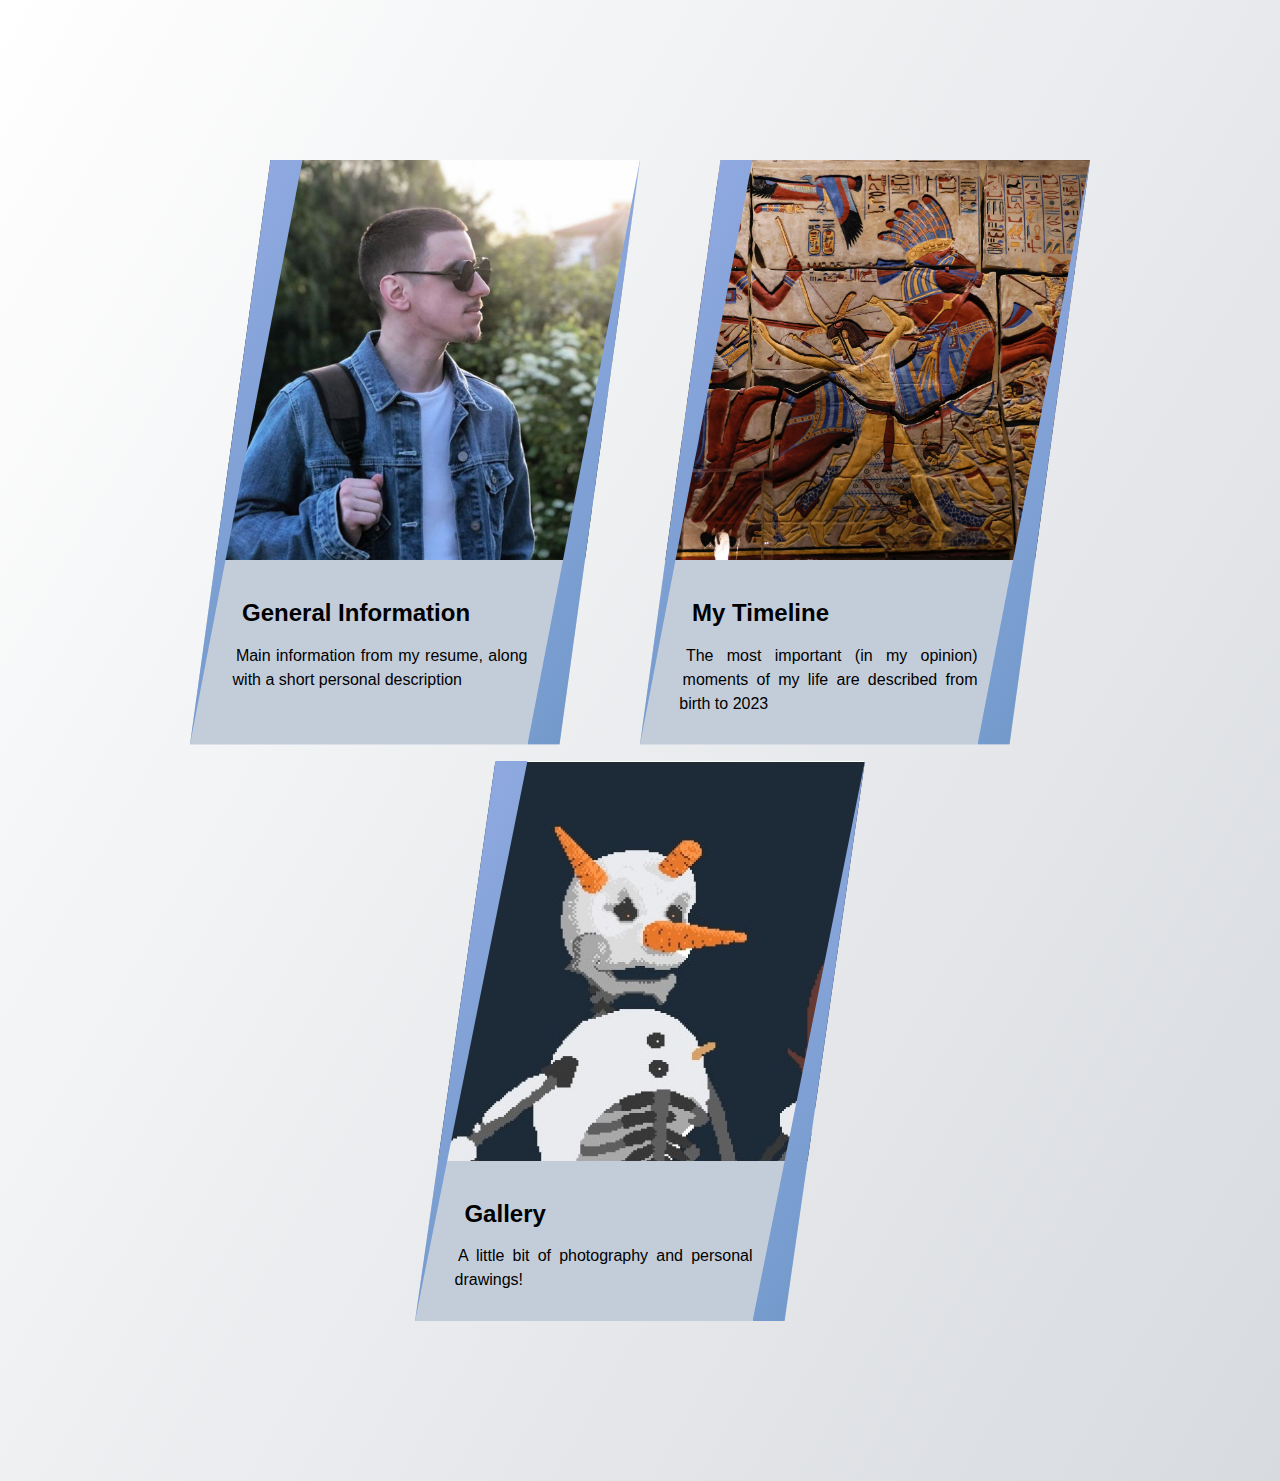
<file: index.html>
<!DOCTYPE html>
<html>
<link rel="stylesheet" href="css/styles.css" />
<link rel="stylesheet" href="css/card_style.css" />

<meta name="viewport" content="width=device-width, initial-scale=1" />

<head>
    <meta charset="UTF-8" />
    <title>Home</title>
    <link rel="icon" type="image/x-icon" href="assets/favicon.ico">
</head>

<body>
    <main>
        <section class=" main ">

            <article class="card card--first ">
                <div class="card__start "></div>
                <div class="card__end "></div>

                <div class="card__content ">
                    <a href="html/about.html"><img class="card__image" src="assets/avatar.png" alt="Oh that 's me!" /></a>
                    <h2 class="card__title"><a href="html/about.html">General Information</a></h2>
                    <div class="card__text">
                        <p>Main information from my resume, along with a short personal description</p>
                    </div>
                </div>
            </article>

            <article class="card card--center">
                <div class="card__start"></div>
                <div class="card__end"></div>

                <div class="card__content">
                    <a href="html/timeline.html"><img class="card__image" src="assets/timeline.jpg" alt="Creation of true programmer" /></a>
                    <h2 class="card__title"><a href="html/timeline.html">My Timeline</a></h2>
                    <div class="card__text">
                        <p>The most important (in my opinion) moments of my life are described from birth to 2023</p>
                    </div>
                </div>
            </article>

            <article class="card card--last">
                <div class="card__start"></div>
                <div class="card__end"></div>

                <div class="card__content">
                    <a href="html/more.html"><img class="card__image" src="assets/more.jpg" alt="Some old pixel art made by me." /></a>
                    <h2 class="card__title"><a href="html/more.html">Gallery</a></h2>
                    <div class="card__text">
                        <p>A little bit of photography and personal drawings!</p>
                    </div>
                </div>
            </article>

        </section>

    </main>
</body>

</html>
</file>
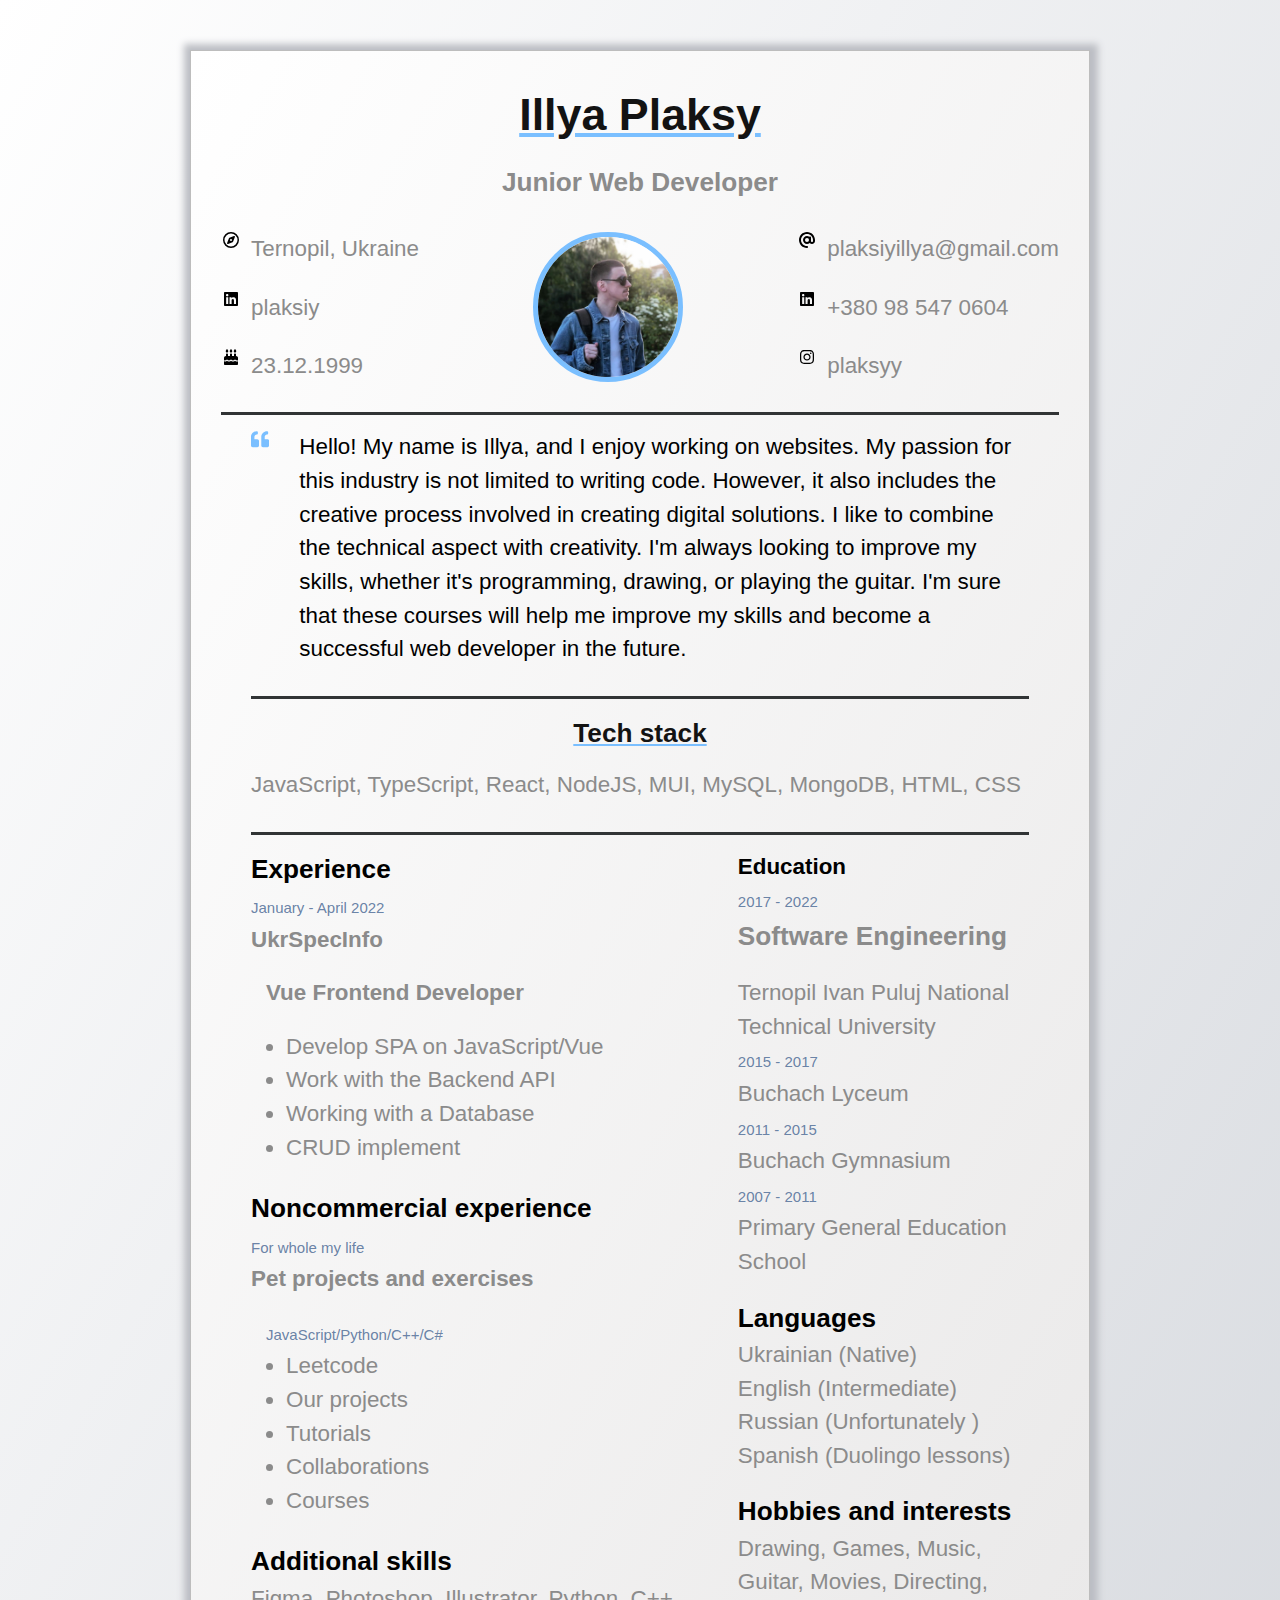
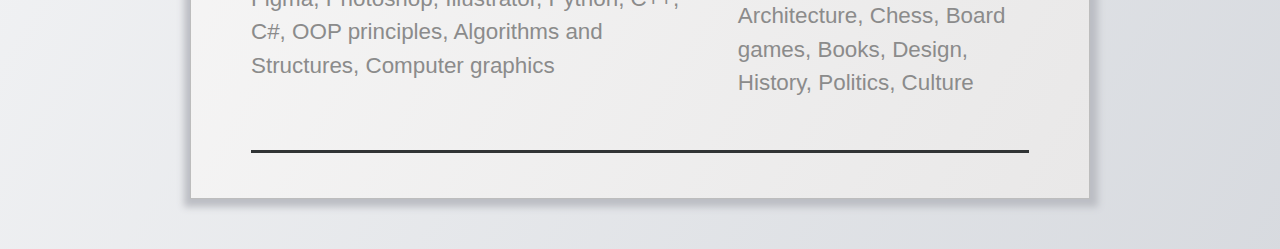
<file: about.html>
<!DOCTYPE html>
<html>
<link rel="stylesheet" href="/styles.css" />
<link rel="stylesheet" href="/card_style.css" />

<meta name="viewport" content="width=device-width, initial-scale=1" />

<head>
    <meta charset="UTF-8" />
    <title>Résumé</title>
    <link rel="icon" type="image/x-icon" href="/favicon.ico">
</head>

<body>
    <main>
        <div class="resume">
            <div class="container">
                <div class="resume__block">
                    <h1 class="contact-info__header">Illya Plaksy</h1>
                    <h3 class="contact-info__sub-header">Junior Web Developer</h3>
                    <div class="contact_info_container fh">
                        <div class="contact-info__block">
                            <a href="" rel="author" class="contact-info__item">
                                <div class="contact-info__item-icon-wrapper">
                                    <svg xmlns="http://www.w3.org/2000/svg" height="16" width="16" viewBox="0 0 512 512">
                                    <path d="M464 256A208 208 0 1 0 48 256a208 208 0 1 0 416 0zM0 256a256 256 0 1 1 512 0A256 256 0 1 1 0
                                    256zm306.7 69.1L162.4 380.6c-19.4 7.5-38.5-11.6-31-31l55.5-144.3c3.3-8.5 9.9-15.1 18.4-18.4l144.3-55.5c19.4-7.5
                                    38.5 11.6 31 31L325.1 306.7c-3.2 8.5-9.9 15.1-18.4 18.4zM288 256a32 32 0 1 0 -64 0 32 32 0 1 0 64 0z"/>
                                </svg>
                                </div>
                                <span>Ternopil, Ukraine</span>
                            </a>

                            <a href="https://www.linkedin.com/in/plaksiy/" rel="author" class="contact-info__item">
                                <div class="contact-info__item-icon-wrapper">
                                    <svg xmlns="http://www.w3.org/2000/svg" height="16" width="14" viewBox="0 0 448 512">
                                    <path d="M416 32H31.9C14.3 32 0 46.5 0 64.3v383.4C0 465.5 14.3 480 31.9 480H416c17.6 0 32-14.5
                                    32-32.3V64.3c0-17.8-14.4-32.3-32-32.3zM135.4 416H69V202.2h66.5V416zm-33.2-243c-21.3 0-38.5-17.3-38.5-38.5S80.9
                                    96 102.2 96c21.2 0 38.5 17.3 38.5 38.5 0 21.3-17.2 38.5-38.5 38.5zm282.1 243h-66.4V312c0-24.8-.5-56.7-34.5-56.7-34.6
                                    0-39.9 27-39.9 54.9V416h-66.4V202.2h63.7v29.2h.9c8.9-16.8 30.6-34.5 62.9-34.5 67.2 0 79.7 44.3 79.7 101.9V416z"/>
                                </svg>
                                </div>
                                <span>plaksiy</span>
                            </a>

                            <a href="" rel="author" class="contact-info__item">
                                <div class="contact-info__item-icon-wrapper">
                                    <svg xmlns="http://www.w3.org/2000/svg" height="16" width="14" viewBox="0 0 448 512">
                                    <path d="M86.4 5.5L61.8 47.6C58 54.1 56 61.6 56 69.2V72c0 22.1 17.9 40 40 40s40-17.9 40-40V69.2c0-7.6-2-15-5.8-21.6L105.6
                                    5.5C103.6 2.1 100 0 96 0s-7.6 2.1-9.6 5.5zm128 0L189.8 47.6c-3.8 6.5-5.8 14-5.8 21.6V72c0 22.1 17.9 40 40 40s40-17.9
                                    40-40V69.2c0-7.6-2-15-5.8-21.6L233.6 5.5C231.6 2.1 228 0 224 0s-7.6 2.1-9.6 5.5zM317.8 47.6c-3.8 6.5-5.8 14-5.8 21.6V72c0 22.1 17.9
                                    40 40 40s40-17.9 40-40V69.2c0-7.6-2-15-5.8-21.6L361.6 5.5C359.6 2.1 356 0 352 0s-7.6 2.1-9.6 5.5L317.8 47.6zM128 176c0-17.7-14.3-32-32-32s-32
                                    14.3-32 32v48c-35.3 0-64 28.7-64 64v71c8.3 5.2 18.1 9 28.8 9c13.5 0 27.2-6.1 38.4-13.4c5.4-3.5 9.9-7.1 13-9.7c1.5-1.3
                                    2.7-2.4 3.5-3.1c.4-.4 .7-.6 .8-.8l.1-.1 0 0 0 0s0 0 0 0s0 0 0 0c3.1-3.2 7.4-4.9 11.9-4.8s8.6 2.1 11.6 5.4l0 0 0
                                    0 .1 .1c.1 .1 .4 .4 .7 .7c.7 .7 1.7 1.7 3.1 3c2.8 2.6 6.8 6.1 11.8 9.5c10.2 7.1 23 13.1 36.3 13.1s26.1-6 36.3-13.1c5-3.5
                                    9-6.9 11.8-9.5c1.4-1.3 2.4-2.3 3.1-3c.3-.3 .6-.6 .7-.7l.1-.1c3-3.5 7.4-5.4 12-5.4s9 2 12 5.4l.1 .1c.1 .1 .4 .4 .7 .7c.7 .7
                                    1.7 1.7 3.1 3c2.8 2.6 6.8 6.1 11.8 9.5c10.2 7.1 23 13.1 36.3 13.1s26.1-6 36.3-13.1c5-3.5 9-6.9 11.8-9.5c1.4-1.3 2.4-2.3 3.1-3c.3-.3
                                    .6-.6 .7-.7l.1-.1c2.9-3.4 7.1-5.3 11.6-5.4s8.7 1.6 11.9 4.8l0 0 0 0 0 0 .1 .1c.2 .2 .4 .4 .8 .8c.8 .7 1.9 1.8 3.5 3.1c3.1 2.6 7.5 6.2
                                    13 9.7c11.2 7.3 24.9 13.4 38.4 13.4c10.7 0 20.5-3.9 28.8-9V288c0-35.3-28.7-64-64-64V176c0-17.7-14.3-32-32-32s-32 14.3-32
                                    32v48H256V176c0-17.7-14.3-32-32-32s-32 14.3-32 32v48H128V176zM448 394.6c-8.5 3.3-18.2 5.4-28.8 5.4c-22.5 0-42.4-9.9-55.8-18.6c-4.1-2.7-7.8-5.4-10.9-7.8c-2.8
                                    2.4-6.1 5-9.8 7.5C329.8 390 310.6 400 288 400s-41.8-10-54.6-18.9c-3.5-2.4-6.7-4.9-9.4-7.2c-2.7 2.3-5.9 4.7-9.4 7.2C201.8 390 182.6 400 160
                                    400s-41.8-10-54.6-18.9c-3.7-2.6-7-5.2-9.8-7.5c-3.1 2.4-6.8 5.1-10.9 7.8C71.2 390.1 51.3 400 28.8 400c-10.6 0-20.3-2.2-28.8-5.4V480c0 17.7 14.3 32 32
                                    32H416c17.7 0 32-14.3 32-32V394.6z"/>
                                </svg>
                                </div>
                                <span>23.12.1999</span>
                            </a>
                        </div>

                        <div class="contact-info__block contact-info__block--center">
                            <img class="contact-info__avatar" src="/avatar.png" alt="Avatar" />
                        </div>

                        <div class="contact-info__block">
                            <a href="" rel="author" class="contact-info__item">
                                <div class="contact-info__item-icon-wrapper">
                                    <svg xmlns="http://www.w3.org/2000/svg" height="16" width="16" viewBox="0 0 512 512">
                                    <path d="M256 64C150 64 64 150 64 256s86 192 192 192c17.7 0 32 14.3 32 32s-14.3 32-32 32C114.6 512 0 397.4 0 256S114.6 0
                                    256 0S512 114.6 512 256v32c0 53-43 96-96 96c-29.3 0-55.6-13.2-73.2-33.9C320 371.1 289.5 384 256 384c-70.7 0-128-57.3-128-128s57.3-128
                                    128-128c27.9 0 53.7 8.9 74.7 24.1c5.7-5 13.1-8.1 21.3-8.1c17.7 0 32 14.3 32 32v80 32c0 17.7 14.3 32 32 32s32-14.3
                                    32-32V256c0-106-86-192-192-192zm64 192a64 64 0 1 0 -128 0 64 64 0 1 0 128 0z"/>
                                </svg>
                                </div>
                                <span>plaksiyillya@gmail.com</span>
                            </a>

                            <a href="" rel="author" class="contact-info__item">
                                <div class="contact-info__item-icon-wrapper">
                                    <svg xmlns="http://www.w3.org/2000/svg" height="16" width="14" viewBox="0 0 448 512">
                                    <path d="M416 32H31.9C14.3 32 0 46.5 0 64.3v383.4C0 465.5 14.3 480 31.9 480H416c17.6 0 32-14.5
                                    32-32.3V64.3c0-17.8-14.4-32.3-32-32.3zM135.4 416H69V202.2h66.5V416zm-33.2-243c-21.3 0-38.5-17.3-38.5-38.5S80.9
                                    96 102.2 96c21.2 0 38.5 17.3 38.5 38.5 0 21.3-17.2 38.5-38.5 38.5zm282.1 243h-66.4V312c0-24.8-.5-56.7-34.5-56.7-34.6
                                    0-39.9 27-39.9 54.9V416h-66.4V202.2h63.7v29.2h.9c8.9-16.8 30.6-34.5 62.9-34.5 67.2 0 79.7 44.3 79.7 101.9V416z"/>
                                </svg>
                                </div>
                                <span>+380 98 547 0604</span>
                            </a>

                            <a href="https://www.instagram.com/plaksyy/" rel="author" class="contact-info__item">
                                <div class="contact-info__item-icon-wrapper">
                                    <svg xmlns="http://www.w3.org/2000/svg" height="16" width="14" viewBox="0 0 448 512">
                                    <path d="M224.1 141c-63.6 0-114.9 51.3-114.9 114.9s51.3 114.9 114.9 114.9S339 319.5 339 255.9 287.7 141 224.1 141zm0 189.6c-41.1
                                    0-74.7-33.5-74.7-74.7s33.5-74.7 74.7-74.7 74.7 33.5 74.7 74.7-33.6 74.7-74.7 74.7zm146.4-194.3c0 14.9-12 26.8-26.8 26.8-14.9
                                    0-26.8-12-26.8-26.8s12-26.8 26.8-26.8 26.8 12 26.8 26.8zm76.1 27.2c-1.7-35.9-9.9-67.7-36.2-93.9-26.2-26.2-58-34.4-93.9-36.2-37-2.1-147.9-2.1-184.9
                                    0-35.8 1.7-67.6 9.9-93.9 36.1s-34.4 58-36.2 93.9c-2.1 37-2.1 147.9 0 184.9 1.7 35.9 9.9 67.7 36.2 93.9s58 34.4 93.9 36.2c37 2.1 147.9 2.1 184.9
                                    0 35.9-1.7 67.7-9.9 93.9-36.2 26.2-26.2 34.4-58 36.2-93.9 2.1-37 2.1-147.8 0-184.8zM398.8 388c-7.8 19.6-22.9 34.7-42.6 42.6-29.5 11.7-99.5 9-132.1
                                    9s-102.7 2.6-132.1-9c-19.6-7.8-34.7-22.9-42.6-42.6-11.7-29.5-9-99.5-9-132.1s-2.6-102.7 9-132.1c7.8-19.6 22.9-34.7 42.6-42.6 29.5-11.7 99.5-9
                                    132.1-9s102.7-2.6 132.1 9c19.6 7.8 34.7 22.9 42.6 42.6 11.7 29.5 9 99.5 9 132.1s2.7 102.7-9 132.1z"/>
                                </svg>
                                </div>
                                <span>plaksyy</span>
                            </a>
                        </div>
                    </div>
                </div>

                <div class="container">
                    <div class="resume__block">
                        <div class="intro">
                            <div class="intro__icon-wrapper">
                                <svg class="intro__icon" xmlns="http://www.w3.org/2000/svg" viewBox="0 0 512 512">
                        <path
                          d="M464 256h-80v-64c0-35.3 28.7-64 64-64h8c13.3 0 24-10.7
                          24-24V56c0-13.3-10.7-24-24-24h-8c-88.4 0-160 71.6-160 160v240c0
                          26.5 21.5 48 48 48h128c26.5 0 48-21.5
                          48-48V304c0-26.5-21.5-48-48-48zm-288 0H96v-64c0-35.3 28.7-64
                          64-64h8c13.3 0 24-10.7 24-24V56c0-13.3-10.7-24-24-24h-8C71.6
                          32 0 103.6 0 192v240c0 26.5 21.5 48 48 48h128c26.5 0 48-21.5
                          48-48V304c0-26.5-21.5-48-48-48z"
                        ></path>
                      </svg>
                            </div>
                            <p class="info__header">
                                Hello! My name is Illya, and I enjoy working on websites. My passion for this industry is not limited to writing code. However, it also includes the creative process involved in creating digital solutions. I like to combine the technical aspect with creativity.
                                I'm always looking to improve my skills, whether it's programming, drawing, or playing the guitar. I'm sure that these courses will help me improve my skills and become a successful web developer in the future.
                            </p>
                        </div>
                    </div>
                </div>

                <div class="container">
                    <div class="resume__block">
                        <div class="skills">
                            <h3 class="contact-info__header">Tech stack</h3>
                            <p class="skills__text">
                                JavaScript, TypeScript, React, NodeJS, MUI, MySQL, MongoDB, HTML, CSS
                            </p>
                        </div>
                    </div>
                </div>

                <div class="container">
                    <div class="resume__block">
                        <div class="main-info fh">
                            <div class="experiences">
                                <h3 class="info__header">Experience</h3>
                                <div class="experiences__company">
                                    <div class="experiences__company-header">
                                        <span class="experiences__company-header-durability">January - April 2022</span>
                                        <h4 class="experiences__header">UkrSpecInfo</h4>
                                    </div>

                                    <div class="experiences__company-project">
                                        <h4 class="experiences__header">Vue Frontend Developer</h4>
                                        <ul class="experiences__company-project-responsibilities">
                                            <li>Develop SPA on JavaScript/Vue</li>
                                            <li>Work with the Backend API</li>
                                            <li>Working with a Database</li>
                                            <li>CRUD implement</li>
                                        </ul>
                                    </div>
                                </div>

                                <h3 class="info__header">Noncommercial experience</h3>
                                <div class="experiences__company">
                                    <div class="experiences__company-header">
                                        <span class="experiences__company-header-durability">For whole my life</span>
                                        <h4 class="experiences__header">Pet projects and exercises</h4>
                                    </div>

                                    <div class="experiences__company-project">
                                        <span class="experiences__company-project-role">JavaScript/Python/C++/C#</span>
                                        <ul class="experiences__company-project-responsibilities">
                                            <li>Leetcode</li>
                                            <li>Our projects</li>
                                            <li>Tutorials</li>
                                            <li>Collaborations</li>
                                            <li>Courses</li>
                                        </ul>
                                    </div>
                                </div>

                                <div class="additional-info__education">
                                    <h3 class="info__header">Additional skills</h3>
                                    <p class="additional-info__education-university-name">
                                        Figma, Photoshop, Illustrator, Python, C++, C#, OOP principles, Algorithms and Structures, Computer graphics
                                    </p>
                                </div>
                            </div>

                            <div class="additional-info fv">
                                <div class="additional-info fv">
                                    <div class="additional-info__education">
                                        <h4 class="info__header">Education</h4>
                                        <div class="additional-info__education-university">
                                            <span class="additional-info__education-university-durability">2017 - 2022</span>
                                            <h3 class="experiences__header">
                                                Software Engineering
                                            </h3>
                                            <p class="additional-info__education-university-name">
                                                Ternopil Ivan Puluj National Technical University
                                            </p>
                                        </div>
                                        <div class="additional-info__education-university">
                                            <span class="additional-info__education-university-durability">2015 - 2017</span>
                                            <p class="additional-info__education-university-name">
                                                Buchach Lyceum
                                            </p>
                                        </div>
                                        <div class="additional-info__education-university">
                                            <span class="additional-info__education-university-durability">2011 - 2015</span>
                                            <p class="additional-info__education-university-name">
                                                Buchach Gymnasium
                                            </p>
                                        </div>
                                        <div class="additional-info__education-university">
                                            <span class="additional-info__education-university-durability">2007 - 2011</span>
                                            <p class="additional-info__education-university-name">
                                                Primary General Education School
                                            </p>
                                        </div>
                                    </div>

                                    <div class="additional-info__languages">
                                        <h3 class="info__header">Languages</h3>
                                        <p class="additional-info__languages-item">Ukrainian (Native)</p>
                                        <p class="additional-info__languages-item">English (Intermediate)</p>
                                        <p class="additional-info__languages-item">Russian (Unfortunately )</p>
                                        <p class="additional-info__languages-item">Spanish (Duolingo lessons)</p>

                                    </div>

                                </div>

                                <div class="additional-info fv">
                                    <div class="additional-info__education">
                                        <h3 class="info__header">Hobbies and interests</h3>
                                        <p class="additional-info__education-university-name">
                                            Drawing, Games, Music, Guitar, Movies, Directing, Architecture, Chess, Board games, Books, Design, History, Politics, Culture
                                        </p>
                                    </div>
                                </div>
                            </div>
                        </div>
                    </div>
                </div>
            </div>
        </div>
    </main>


</body>

</html>
</file>
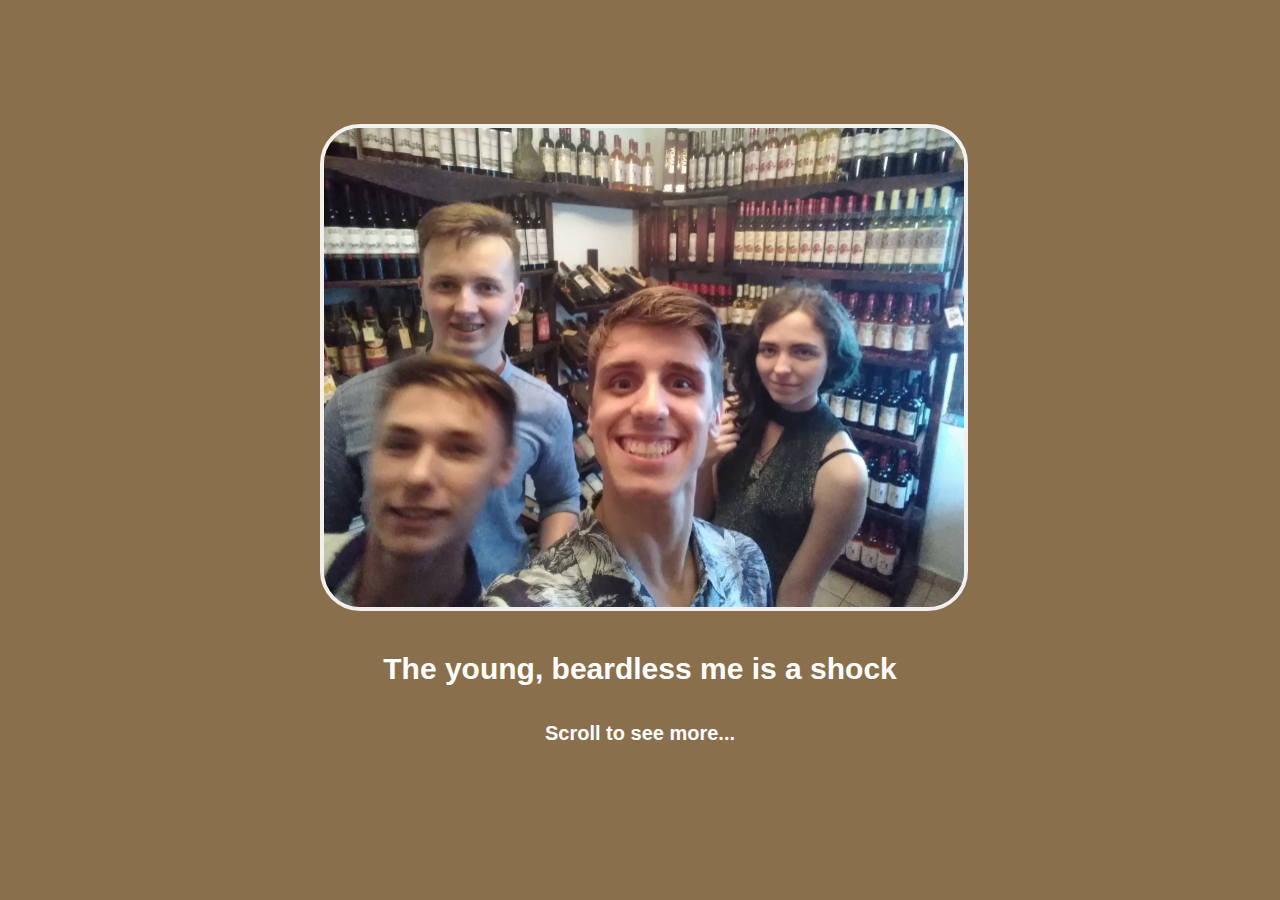
<file: more.html>
<!DOCTYPE html>
<html>
<link rel="stylesheet" href="/galery.css" />

<meta name="viewport" content="width=device-width, initial-scale=1" />

<head>
    <meta charset="UTF-8" />
    <title>Galery</title>
    <link rel="icon" type="image/x-icon" href="/favicon.ico">
</head>

<body>
    <div id="carousel" class="snap">
        <div id="carousel-1">
            <div class="gallery">
                <img src="/1.jpg" style="width: 100%;" alt="old group photo">
                <div class="desc">
                    <h2>The young, beardless me is a shock</h2>
                    <h4>Scroll to see more...</h4>
                </div>
            </div>
        </div>
        <div id="carousel-2">
            <div class="gallery">
                <img src="/2.jpg" style="width: 60%;" alt="my drawing of myself">
                <div class="desc">
                    <h2>That drawing I made for my Instagram - I thought it was cool!</h2>
                </div>
            </div>
        </div>
        <div id="carousel-3">
            <div class="gallery">
                <img src="/3.png" alt="Pixel art of knight" style="width: 80%;">
                <div class="desc">
                    <h2>A long time ago (around 8 years ago), I made this for a friend game</h2>
                </div>
            </div>
        </div>
        <div id="carousel-4">
            <div class="gallery">
                <img src="/4.jpg" alt="Art Dvir" style="width: 45%;">
                <div class="desc">
                    <h2>I love being part of culture! This is a meeting for young people in Buchach</h2>
                </div>
            </div>
        </div>
        <div id="carousel-5">
            <div class="gallery">
                <img src="/5.jpg" alt="Guitar" style="width: 45%;">
                <div class="desc">
                    <h2>This is my beauty, the guitar Yustiniana (Named after a nun I met in my life)</h2>
                </div>
            </div>
        </div>
        <div id="carousel-6">
            <div class="gallery">
                <img src="/6.jpg" alt="personal draw" style="width: 60%;">
                <div class="desc">
                    <h2>Trying to draw with the mouse. I hope that was a good present!</h2>
                </div>
            </div>
        </div>
        <div id="carousel-7">
            <div class="gallery">
                <img src="/7.png" alt="Cats" style="width: 110%;">
                <div class="desc">
                    <h2>Tiny armored fantasy cats for my game (I never ended it :C)</h2>
                </div>
            </div>
        </div>
        <div id="carousel-8">
            <div class="gallery">
                <img src="/8.jpg" alt="pizza" style="width: 45%;">
                <div class="desc">
                    <h2>This is the moment of your life - when you do data science on a pizza box</h2>
                </div>
            </div>
        </div>
        <div id="carousel-9">
            <div class="gallery">
                <img src="/9.jpg" alt="Good draw" style="width: 60%;">
                <div class="desc">
                    <h2>Wow, I can draw a little better now! That was made on a friend's tablet this year</h2>
                </div>
            </div>
        </div>
        <div id="carousel-10">
            <div class="gallery">
                <img src="/10.jpg" alt="Me" style="width: 80%;">
                <div class="desc">
                    <h2>This is me every day</h2>
                </div>
            </div>
        </div>
    </div>
</body>

</html>
</file>
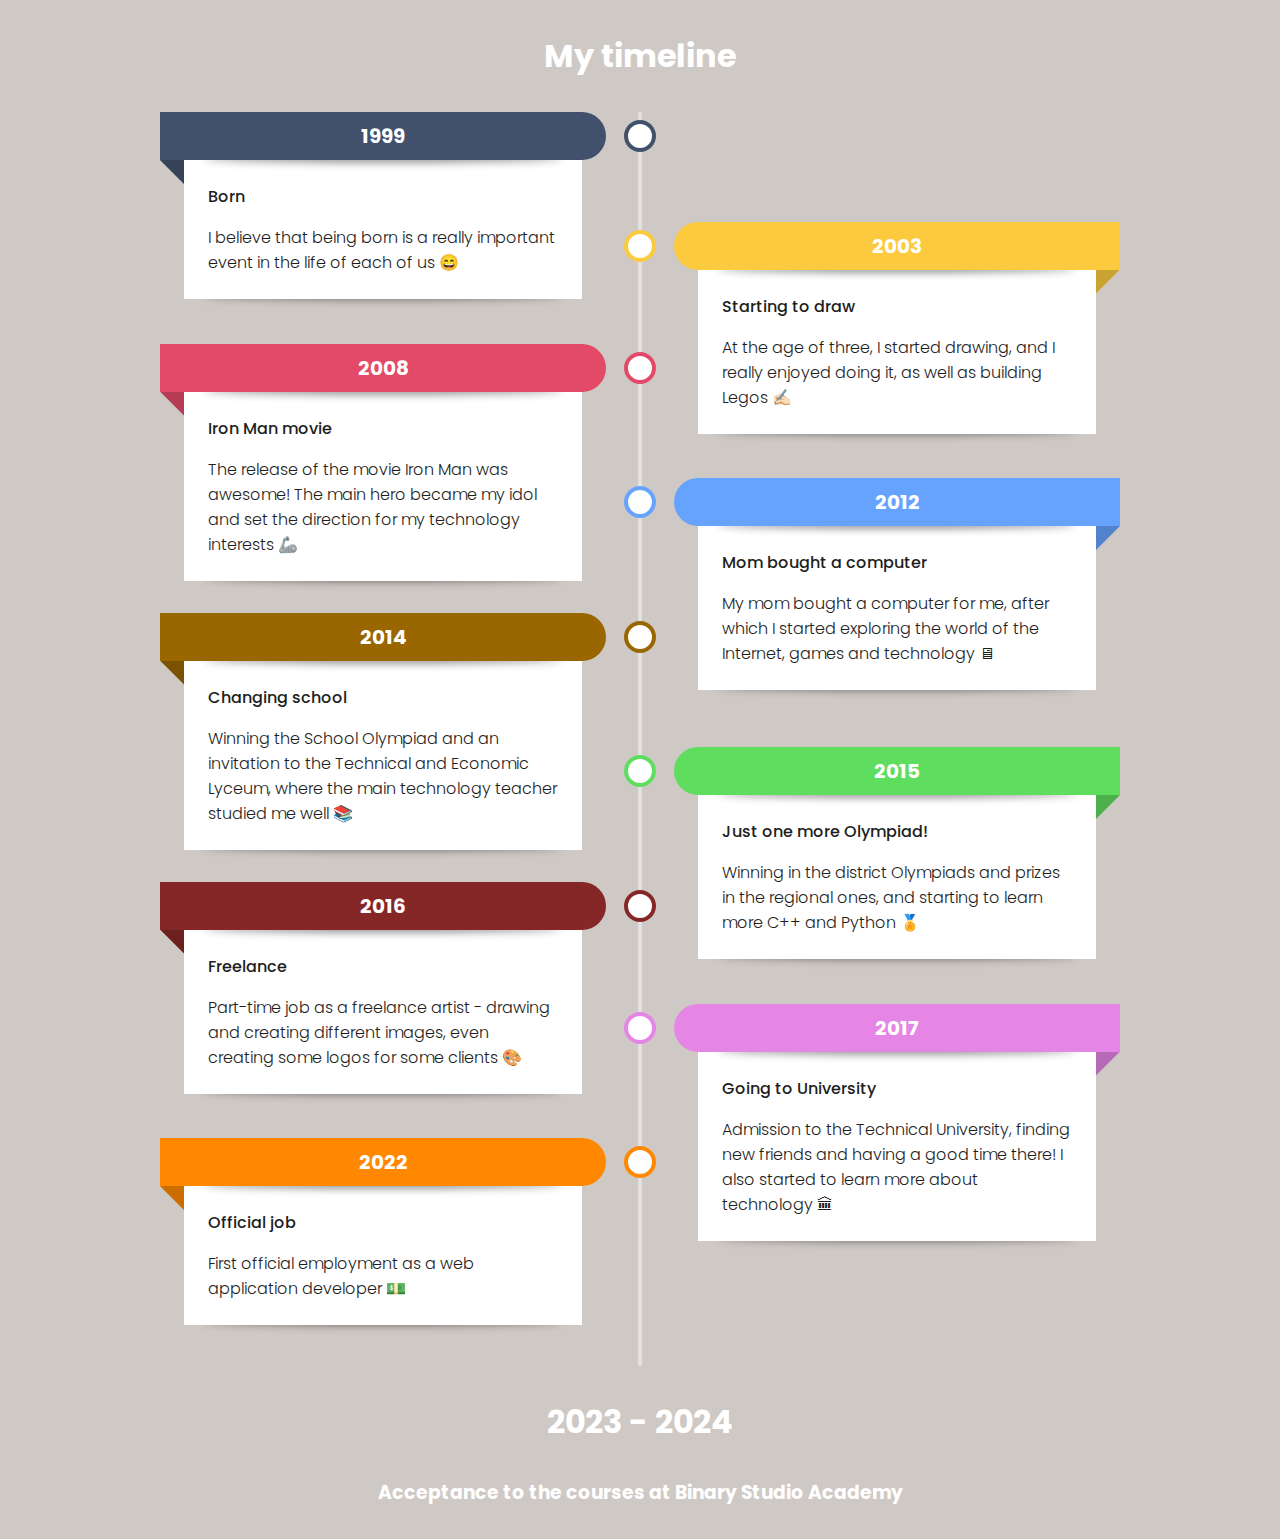
<file: timeline.html>
<!DOCTYPE html>
<html>
<link rel="stylesheet" href="/timeline.css" />

<meta name="viewport" content="width=device-width, initial-scale=1" />

<head>
    <meta charset="UTF-8" />
    <title>Timeline</title>
    <link rel="icon" type="image/x-icon" href="/favicon.ico">
</head>

<body>

    <h1>My timeline</h1>
    <ul>
        <li style="--accent-color:#41516C">
            <div class="date">1999</div>
            <div class="title">Born</div>
            <div class="descr">I believe that being born is a really important event in the life of each of us 😄</div>
        </li>
        <li style="--accent-color:#FBCA3E">
            <div class="date">2003</div>
            <div class="title">Starting to draw</div>
            <div class="descr">At the age of three, I started drawing, and I really enjoyed doing it, as well as building Legos ✍🏻</div>
        </li>
        <li style="--accent-color:#E24A68">
            <div class="date">2008</div>
            <div class="title">Iron Man movie</div>
            <div class="descr">The release of the movie Iron Man was awesome! The main hero became my idol and set the direction for my technology interests 🦾</div>
        </li>
        <li style="--accent-color:#66a3ff">
            <div class="date">2012</div>
            <div class="title">Mom bought a computer</div>
            <div class="descr">My mom bought a computer for me, after which I started exploring the world of the Internet, games and technology 🖥</div>
        </li>
        <li style="--accent-color:#996600">
            <div class="date">2014</div>
            <div class="title">Changing school</div>
            <div class="descr">Winning the School Olympiad and an invitation to the Technical and Economic Lyceum, where the main technology teacher studied me well 📚</div>
        </li>
        <li style="--accent-color:#5fdd5f">
            <div class="date">2015</div>
            <div class="title">Just one more Olympiad!</div>
            <div class="descr">Winning in the district Olympiads and prizes in the regional ones, and starting to learn more C++ and Python 🏅</div>
        </li>
        <li style="--accent-color:#862727">
            <div class="date">2016</div>
            <div class="title">Freelance</div>
            <div class="descr">Part-time job as a freelance artist - drawing and creating different images, even creating some logos for some clients 🎨</div>
        </li>
        <li style="--accent-color:#e585e5">
            <div class="date">2017</div>
            <div class="title">Going to University</div>
            <div class="descr">Admission to the Technical University, finding new friends and having a good time there! I also started to learn more about technology 🏛</div>
        </li>
        <li style="--accent-color:#ff8800">
            <div class="date">2022</div>
            <div class="title">Official job</div>
            <div class="descr">First official employment as a web application developer 💵</div>
        </li>
    </ul>

    <h1 class="skills__header">2023 - 2024</h1>
    <h3 class="skills__header">Acceptance to the courses at Binary Studio Academy</h3>

</body>

</html>
</file>
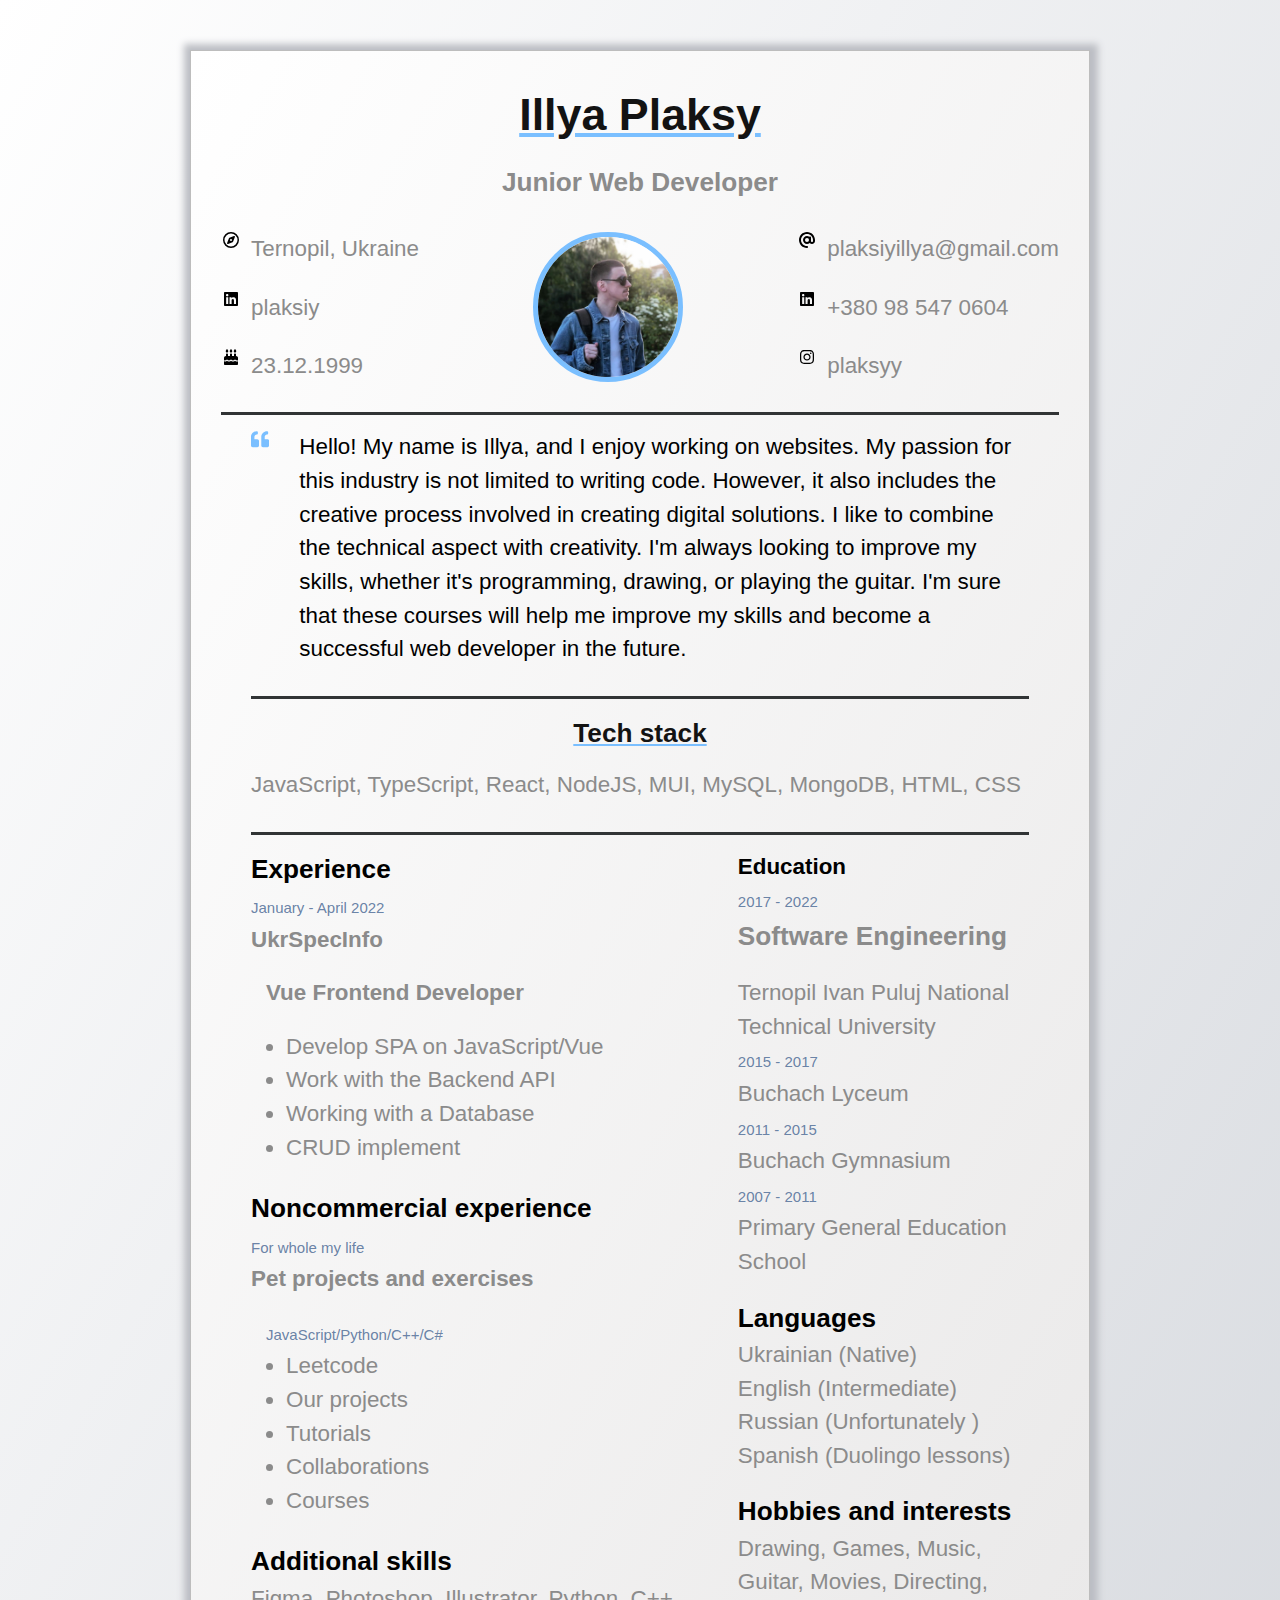
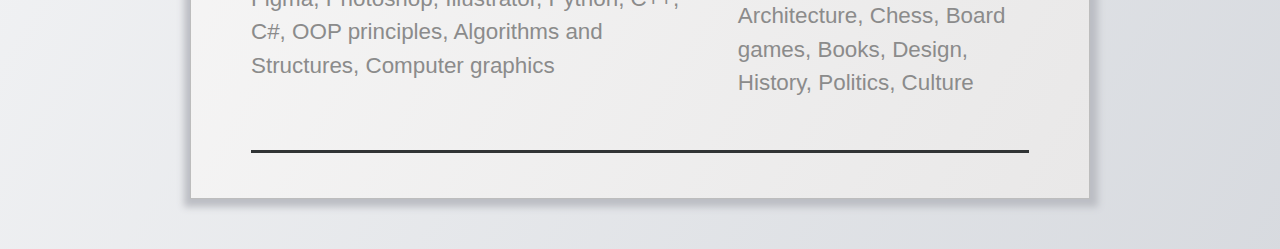
<file: html/about.html>
<!DOCTYPE html>
<html>
<link rel="stylesheet" href="../css/styles.css" />
<link rel="stylesheet" href="../css/card_style.css" />

<meta name="viewport" content="width=device-width, initial-scale=1" />

<head>
    <meta charset="UTF-8" />
    <title>Résumé</title>
    <link rel="icon" type="image/x-icon" href="../assets/favicon.ico">
</head>

<body>
    <main>
        <div class="resume">
            <div class="container">
                <div class="resume__block">
                    <h1 class="contact-info__header">Illya Plaksy</h1>
                    <h3 class="contact-info__sub-header">Junior Web Developer</h3>
                    <div class="contact_info_container fh">
                        <div class="contact-info__block">
                            <a href="" rel="author" class="contact-info__item">
                                <div class="contact-info__item-icon-wrapper">
                                    <svg xmlns="http://www.w3.org/2000/svg" height="16" width="16" viewBox="0 0 512 512">
                                    <path d="M464 256A208 208 0 1 0 48 256a208 208 0 1 0 416 0zM0 256a256 256 0 1 1 512 0A256 256 0 1 1 0
                                    256zm306.7 69.1L162.4 380.6c-19.4 7.5-38.5-11.6-31-31l55.5-144.3c3.3-8.5 9.9-15.1 18.4-18.4l144.3-55.5c19.4-7.5
                                    38.5 11.6 31 31L325.1 306.7c-3.2 8.5-9.9 15.1-18.4 18.4zM288 256a32 32 0 1 0 -64 0 32 32 0 1 0 64 0z"/>
                                </svg>
                                </div>
                                <span>Ternopil, Ukraine</span>
                            </a>

                            <a href="https://www.linkedin.com/in/plaksiy/" rel="author" class="contact-info__item">
                                <div class="contact-info__item-icon-wrapper">
                                    <svg xmlns="http://www.w3.org/2000/svg" height="16" width="14" viewBox="0 0 448 512">
                                    <path d="M416 32H31.9C14.3 32 0 46.5 0 64.3v383.4C0 465.5 14.3 480 31.9 480H416c17.6 0 32-14.5
                                    32-32.3V64.3c0-17.8-14.4-32.3-32-32.3zM135.4 416H69V202.2h66.5V416zm-33.2-243c-21.3 0-38.5-17.3-38.5-38.5S80.9
                                    96 102.2 96c21.2 0 38.5 17.3 38.5 38.5 0 21.3-17.2 38.5-38.5 38.5zm282.1 243h-66.4V312c0-24.8-.5-56.7-34.5-56.7-34.6
                                    0-39.9 27-39.9 54.9V416h-66.4V202.2h63.7v29.2h.9c8.9-16.8 30.6-34.5 62.9-34.5 67.2 0 79.7 44.3 79.7 101.9V416z"/>
                                </svg>
                                </div>
                                <span>plaksiy</span>
                            </a>

                            <a href="" rel="author" class="contact-info__item">
                                <div class="contact-info__item-icon-wrapper">
                                    <svg xmlns="http://www.w3.org/2000/svg" height="16" width="14" viewBox="0 0 448 512">
                                    <path d="M86.4 5.5L61.8 47.6C58 54.1 56 61.6 56 69.2V72c0 22.1 17.9 40 40 40s40-17.9 40-40V69.2c0-7.6-2-15-5.8-21.6L105.6
                                    5.5C103.6 2.1 100 0 96 0s-7.6 2.1-9.6 5.5zm128 0L189.8 47.6c-3.8 6.5-5.8 14-5.8 21.6V72c0 22.1 17.9 40 40 40s40-17.9
                                    40-40V69.2c0-7.6-2-15-5.8-21.6L233.6 5.5C231.6 2.1 228 0 224 0s-7.6 2.1-9.6 5.5zM317.8 47.6c-3.8 6.5-5.8 14-5.8 21.6V72c0 22.1 17.9
                                    40 40 40s40-17.9 40-40V69.2c0-7.6-2-15-5.8-21.6L361.6 5.5C359.6 2.1 356 0 352 0s-7.6 2.1-9.6 5.5L317.8 47.6zM128 176c0-17.7-14.3-32-32-32s-32
                                    14.3-32 32v48c-35.3 0-64 28.7-64 64v71c8.3 5.2 18.1 9 28.8 9c13.5 0 27.2-6.1 38.4-13.4c5.4-3.5 9.9-7.1 13-9.7c1.5-1.3
                                    2.7-2.4 3.5-3.1c.4-.4 .7-.6 .8-.8l.1-.1 0 0 0 0s0 0 0 0s0 0 0 0c3.1-3.2 7.4-4.9 11.9-4.8s8.6 2.1 11.6 5.4l0 0 0
                                    0 .1 .1c.1 .1 .4 .4 .7 .7c.7 .7 1.7 1.7 3.1 3c2.8 2.6 6.8 6.1 11.8 9.5c10.2 7.1 23 13.1 36.3 13.1s26.1-6 36.3-13.1c5-3.5
                                    9-6.9 11.8-9.5c1.4-1.3 2.4-2.3 3.1-3c.3-.3 .6-.6 .7-.7l.1-.1c3-3.5 7.4-5.4 12-5.4s9 2 12 5.4l.1 .1c.1 .1 .4 .4 .7 .7c.7 .7
                                    1.7 1.7 3.1 3c2.8 2.6 6.8 6.1 11.8 9.5c10.2 7.1 23 13.1 36.3 13.1s26.1-6 36.3-13.1c5-3.5 9-6.9 11.8-9.5c1.4-1.3 2.4-2.3 3.1-3c.3-.3
                                    .6-.6 .7-.7l.1-.1c2.9-3.4 7.1-5.3 11.6-5.4s8.7 1.6 11.9 4.8l0 0 0 0 0 0 .1 .1c.2 .2 .4 .4 .8 .8c.8 .7 1.9 1.8 3.5 3.1c3.1 2.6 7.5 6.2
                                    13 9.7c11.2 7.3 24.9 13.4 38.4 13.4c10.7 0 20.5-3.9 28.8-9V288c0-35.3-28.7-64-64-64V176c0-17.7-14.3-32-32-32s-32 14.3-32
                                    32v48H256V176c0-17.7-14.3-32-32-32s-32 14.3-32 32v48H128V176zM448 394.6c-8.5 3.3-18.2 5.4-28.8 5.4c-22.5 0-42.4-9.9-55.8-18.6c-4.1-2.7-7.8-5.4-10.9-7.8c-2.8
                                    2.4-6.1 5-9.8 7.5C329.8 390 310.6 400 288 400s-41.8-10-54.6-18.9c-3.5-2.4-6.7-4.9-9.4-7.2c-2.7 2.3-5.9 4.7-9.4 7.2C201.8 390 182.6 400 160
                                    400s-41.8-10-54.6-18.9c-3.7-2.6-7-5.2-9.8-7.5c-3.1 2.4-6.8 5.1-10.9 7.8C71.2 390.1 51.3 400 28.8 400c-10.6 0-20.3-2.2-28.8-5.4V480c0 17.7 14.3 32 32
                                    32H416c17.7 0 32-14.3 32-32V394.6z"/>
                                </svg>
                                </div>
                                <span>23.12.1999</span>
                            </a>
                        </div>

                        <div class="contact-info__block contact-info__block--center">
                            <img class="contact-info__avatar" src="../assets/avatar.png" alt="Avatar" />
                        </div>

                        <div class="contact-info__block">
                            <a href="" rel="author" class="contact-info__item">
                                <div class="contact-info__item-icon-wrapper">
                                    <svg xmlns="http://www.w3.org/2000/svg" height="16" width="16" viewBox="0 0 512 512">
                                    <path d="M256 64C150 64 64 150 64 256s86 192 192 192c17.7 0 32 14.3 32 32s-14.3 32-32 32C114.6 512 0 397.4 0 256S114.6 0
                                    256 0S512 114.6 512 256v32c0 53-43 96-96 96c-29.3 0-55.6-13.2-73.2-33.9C320 371.1 289.5 384 256 384c-70.7 0-128-57.3-128-128s57.3-128
                                    128-128c27.9 0 53.7 8.9 74.7 24.1c5.7-5 13.1-8.1 21.3-8.1c17.7 0 32 14.3 32 32v80 32c0 17.7 14.3 32 32 32s32-14.3
                                    32-32V256c0-106-86-192-192-192zm64 192a64 64 0 1 0 -128 0 64 64 0 1 0 128 0z"/>
                                </svg>
                                </div>
                                <span>plaksiyillya@gmail.com</span>
                            </a>

                            <a href="" rel="author" class="contact-info__item">
                                <div class="contact-info__item-icon-wrapper">
                                    <svg xmlns="http://www.w3.org/2000/svg" height="16" width="14" viewBox="0 0 448 512">
                                    <path d="M416 32H31.9C14.3 32 0 46.5 0 64.3v383.4C0 465.5 14.3 480 31.9 480H416c17.6 0 32-14.5
                                    32-32.3V64.3c0-17.8-14.4-32.3-32-32.3zM135.4 416H69V202.2h66.5V416zm-33.2-243c-21.3 0-38.5-17.3-38.5-38.5S80.9
                                    96 102.2 96c21.2 0 38.5 17.3 38.5 38.5 0 21.3-17.2 38.5-38.5 38.5zm282.1 243h-66.4V312c0-24.8-.5-56.7-34.5-56.7-34.6
                                    0-39.9 27-39.9 54.9V416h-66.4V202.2h63.7v29.2h.9c8.9-16.8 30.6-34.5 62.9-34.5 67.2 0 79.7 44.3 79.7 101.9V416z"/>
                                </svg>
                                </div>
                                <span>+380 98 547 0604</span>
                            </a>

                            <a href="https://www.instagram.com/plaksyy/" rel="author" class="contact-info__item">
                                <div class="contact-info__item-icon-wrapper">
                                    <svg xmlns="http://www.w3.org/2000/svg" height="16" width="14" viewBox="0 0 448 512">
                                    <path d="M224.1 141c-63.6 0-114.9 51.3-114.9 114.9s51.3 114.9 114.9 114.9S339 319.5 339 255.9 287.7 141 224.1 141zm0 189.6c-41.1
                                    0-74.7-33.5-74.7-74.7s33.5-74.7 74.7-74.7 74.7 33.5 74.7 74.7-33.6 74.7-74.7 74.7zm146.4-194.3c0 14.9-12 26.8-26.8 26.8-14.9
                                    0-26.8-12-26.8-26.8s12-26.8 26.8-26.8 26.8 12 26.8 26.8zm76.1 27.2c-1.7-35.9-9.9-67.7-36.2-93.9-26.2-26.2-58-34.4-93.9-36.2-37-2.1-147.9-2.1-184.9
                                    0-35.8 1.7-67.6 9.9-93.9 36.1s-34.4 58-36.2 93.9c-2.1 37-2.1 147.9 0 184.9 1.7 35.9 9.9 67.7 36.2 93.9s58 34.4 93.9 36.2c37 2.1 147.9 2.1 184.9
                                    0 35.9-1.7 67.7-9.9 93.9-36.2 26.2-26.2 34.4-58 36.2-93.9 2.1-37 2.1-147.8 0-184.8zM398.8 388c-7.8 19.6-22.9 34.7-42.6 42.6-29.5 11.7-99.5 9-132.1
                                    9s-102.7 2.6-132.1-9c-19.6-7.8-34.7-22.9-42.6-42.6-11.7-29.5-9-99.5-9-132.1s-2.6-102.7 9-132.1c7.8-19.6 22.9-34.7 42.6-42.6 29.5-11.7 99.5-9
                                    132.1-9s102.7-2.6 132.1 9c19.6 7.8 34.7 22.9 42.6 42.6 11.7 29.5 9 99.5 9 132.1s2.7 102.7-9 132.1z"/>
                                </svg>
                                </div>
                                <span>plaksyy</span>
                            </a>
                        </div>
                    </div>
                </div>

                <div class="container">
                    <div class="resume__block">
                        <div class="intro">
                            <div class="intro__icon-wrapper">
                                <svg class="intro__icon" xmlns="http://www.w3.org/2000/svg" viewBox="0 0 512 512">
                        <path
                          d="M464 256h-80v-64c0-35.3 28.7-64 64-64h8c13.3 0 24-10.7
                          24-24V56c0-13.3-10.7-24-24-24h-8c-88.4 0-160 71.6-160 160v240c0
                          26.5 21.5 48 48 48h128c26.5 0 48-21.5
                          48-48V304c0-26.5-21.5-48-48-48zm-288 0H96v-64c0-35.3 28.7-64
                          64-64h8c13.3 0 24-10.7 24-24V56c0-13.3-10.7-24-24-24h-8C71.6
                          32 0 103.6 0 192v240c0 26.5 21.5 48 48 48h128c26.5 0 48-21.5
                          48-48V304c0-26.5-21.5-48-48-48z"
                        ></path>
                      </svg>
                            </div>
                            <p class="info__header">
                                Hello! My name is Illya, and I enjoy working on websites. My passion for this industry is not limited to writing code. However, it also includes the creative process involved in creating digital solutions. I like to combine the technical aspect with creativity.
                                I'm always looking to improve my skills, whether it's programming, drawing, or playing the guitar. I'm sure that these courses will help me improve my skills and become a successful web developer in the future.
                            </p>
                        </div>
                    </div>
                </div>

                <div class="container">
                    <div class="resume__block">
                        <div class="skills">
                            <h3 class="contact-info__header">Tech stack</h3>
                            <p class="skills__text">
                                JavaScript, TypeScript, React, NodeJS, MUI, MySQL, MongoDB, HTML, CSS
                            </p>
                        </div>
                    </div>
                </div>

                <div class="container">
                    <div class="resume__block">
                        <div class="main-info fh">
                            <div class="experiences">
                                <h3 class="info__header">Experience</h3>
                                <div class="experiences__company">
                                    <div class="experiences__company-header">
                                        <span class="experiences__company-header-durability">January - April 2022</span>
                                        <h4 class="experiences__header">UkrSpecInfo</h4>
                                    </div>

                                    <div class="experiences__company-project">
                                        <h4 class="experiences__header">Vue Frontend Developer</h4>
                                        <ul class="experiences__company-project-responsibilities">
                                            <li>Develop SPA on JavaScript/Vue</li>
                                            <li>Work with the Backend API</li>
                                            <li>Working with a Database</li>
                                            <li>CRUD implement</li>
                                        </ul>
                                    </div>
                                </div>

                                <h3 class="info__header">Noncommercial experience</h3>
                                <div class="experiences__company">
                                    <div class="experiences__company-header">
                                        <span class="experiences__company-header-durability">For whole my life</span>
                                        <h4 class="experiences__header">Pet projects and exercises</h4>
                                    </div>

                                    <div class="experiences__company-project">
                                        <span class="experiences__company-project-role">JavaScript/Python/C++/C#</span>
                                        <ul class="experiences__company-project-responsibilities">
                                            <li>Leetcode</li>
                                            <li>Our projects</li>
                                            <li>Tutorials</li>
                                            <li>Collaborations</li>
                                            <li>Courses</li>
                                        </ul>
                                    </div>
                                </div>

                                <div class="additional-info__education">
                                    <h3 class="info__header">Additional skills</h3>
                                    <p class="additional-info__education-university-name">
                                        Figma, Photoshop, Illustrator, Python, C++, C#, OOP principles, Algorithms and Structures, Computer graphics
                                    </p>
                                </div>
                            </div>

                            <div class="additional-info fv">
                                <div class="additional-info fv">
                                    <div class="additional-info__education">
                                        <h4 class="info__header">Education</h4>
                                        <div class="additional-info__education-university">
                                            <span class="additional-info__education-university-durability">2017 - 2022</span>
                                            <h3 class="experiences__header">
                                                Software Engineering
                                            </h3>
                                            <p class="additional-info__education-university-name">
                                                Ternopil Ivan Puluj National Technical University
                                            </p>
                                        </div>
                                        <div class="additional-info__education-university">
                                            <span class="additional-info__education-university-durability">2015 - 2017</span>
                                            <p class="additional-info__education-university-name">
                                                Buchach Lyceum
                                            </p>
                                        </div>
                                        <div class="additional-info__education-university">
                                            <span class="additional-info__education-university-durability">2011 - 2015</span>
                                            <p class="additional-info__education-university-name">
                                                Buchach Gymnasium
                                            </p>
                                        </div>
                                        <div class="additional-info__education-university">
                                            <span class="additional-info__education-university-durability">2007 - 2011</span>
                                            <p class="additional-info__education-university-name">
                                                Primary General Education School
                                            </p>
                                        </div>
                                    </div>

                                    <div class="additional-info__languages">
                                        <h3 class="info__header">Languages</h3>
                                        <p class="additional-info__languages-item">Ukrainian (Native)</p>
                                        <p class="additional-info__languages-item">English (Intermediate)</p>
                                        <p class="additional-info__languages-item">Russian (Unfortunately )</p>
                                        <p class="additional-info__languages-item">Spanish (Duolingo lessons)</p>

                                    </div>

                                </div>

                                <div class="additional-info fv">
                                    <div class="additional-info__education">
                                        <h3 class="info__header">Hobbies and interests</h3>
                                        <p class="additional-info__education-university-name">
                                            Drawing, Games, Music, Guitar, Movies, Directing, Architecture, Chess, Board games, Books, Design, History, Politics, Culture
                                        </p>
                                    </div>
                                </div>
                            </div>
                        </div>
                    </div>
                </div>
            </div>
        </div>
    </main>


</body>

</html>
</file>
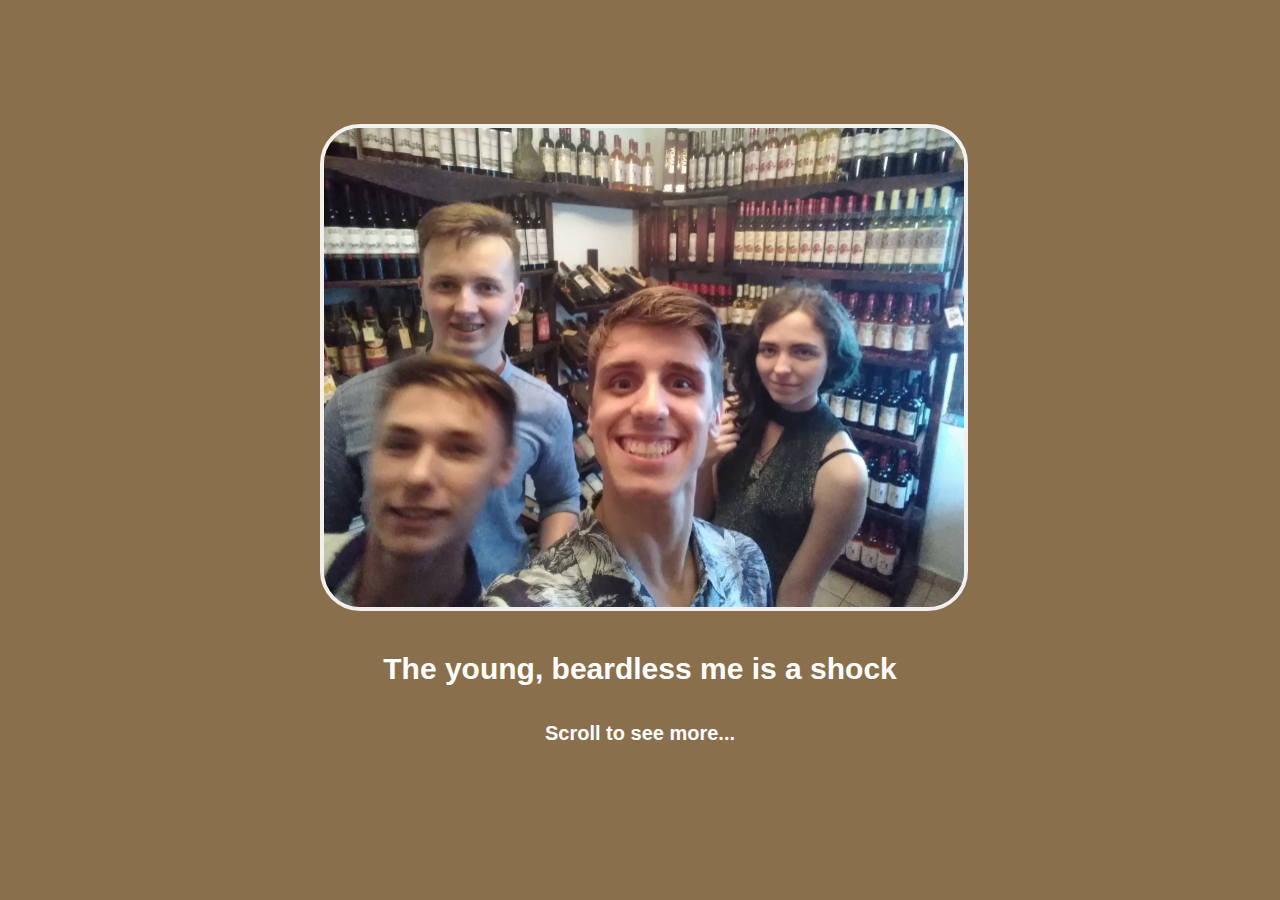
<file: html/more.html>
<!DOCTYPE html>
<html>
<link rel="stylesheet" href="../css/galery.css" />

<meta name="viewport" content="width=device-width, initial-scale=1" />

<head>
    <meta charset="UTF-8" />
    <title>Galery</title>
    <link rel="icon" type="image/x-icon" href="../assets/favicon.ico">
</head>

<body>
    <div id="carousel" class="snap">
        <div id="carousel-1">
            <div class="gallery">
                <img src="../assets/1.jpg" style="width: 100%;" alt="old group photo">
                <div class="desc">
                    <h2>The young, beardless me is a shock</h2>
                    <h4>Scroll to see more...</h4>
                </div>
            </div>
        </div>
        <div id="carousel-2">
            <div class="gallery">
                <img src="../assets/2.jpg" style="width: 60%;" alt="my drawing of myself">
                <div class="desc">
                    <h2>That drawing I made for my Instagram - I thought it was cool!</h2>
                </div>
            </div>
        </div>
        <div id="carousel-3">
            <div class="gallery">
                <img src="../assets/3.png" alt="Pixel art of knight" style="width: 80%;">
                <div class="desc">
                    <h2>A long time ago (around 8 years ago), I made this for a friend game</h2>
                </div>
            </div>
        </div>
        <div id="carousel-4">
            <div class="gallery">
                <img src="../assets/4.jpg" alt="Art Dvir" style="width: 45%;">
                <div class="desc">
                    <h2>I love being part of culture! This is a meeting for young people in Buchach</h2>
                </div>
            </div>
        </div>
        <div id="carousel-5">
            <div class="gallery">
                <img src="../assets/5.jpg" alt="Guitar" style="width: 45%;">
                <div class="desc">
                    <h2>This is my beauty, the guitar Yustiniana (Named after a nun I met in my life)</h2>
                </div>
            </div>
        </div>
        <div id="carousel-6">
            <div class="gallery">
                <img src="../assets/6.jpg" alt="personal draw" style="width: 60%;">
                <div class="desc">
                    <h2>Trying to draw with the mouse. I hope that was a good present!</h2>
                </div>
            </div>
        </div>
        <div id="carousel-7">
            <div class="gallery">
                <img src="../assets/7.png" alt="Cats" style="width: 110%;">
                <div class="desc">
                    <h2>Tiny armored fantasy cats for my game (I never ended it :C)</h2>
                </div>
            </div>
        </div>
        <div id="carousel-8">
            <div class="gallery">
                <img src="../assets/8.jpg" alt="pizza" style="width: 45%;">
                <div class="desc">
                    <h2>This is the moment of your life - when you do data science on a pizza box</h2>
                </div>
            </div>
        </div>
        <div id="carousel-9">
            <div class="gallery">
                <img src="../assets/9.jpg" alt="Good draw" style="width: 60%;">
                <div class="desc">
                    <h2>Wow, I can draw a little better now! That was made on a friend's tablet this year</h2>
                </div>
            </div>
        </div>
        <div id="carousel-10">
            <div class="gallery">
                <img src="../assets/10.jpg" alt="Me" style="width: 80%;">
                <div class="desc">
                    <h2>This is me every day</h2>
                </div>
            </div>
        </div>
    </div>
</body>

</html>
</file>
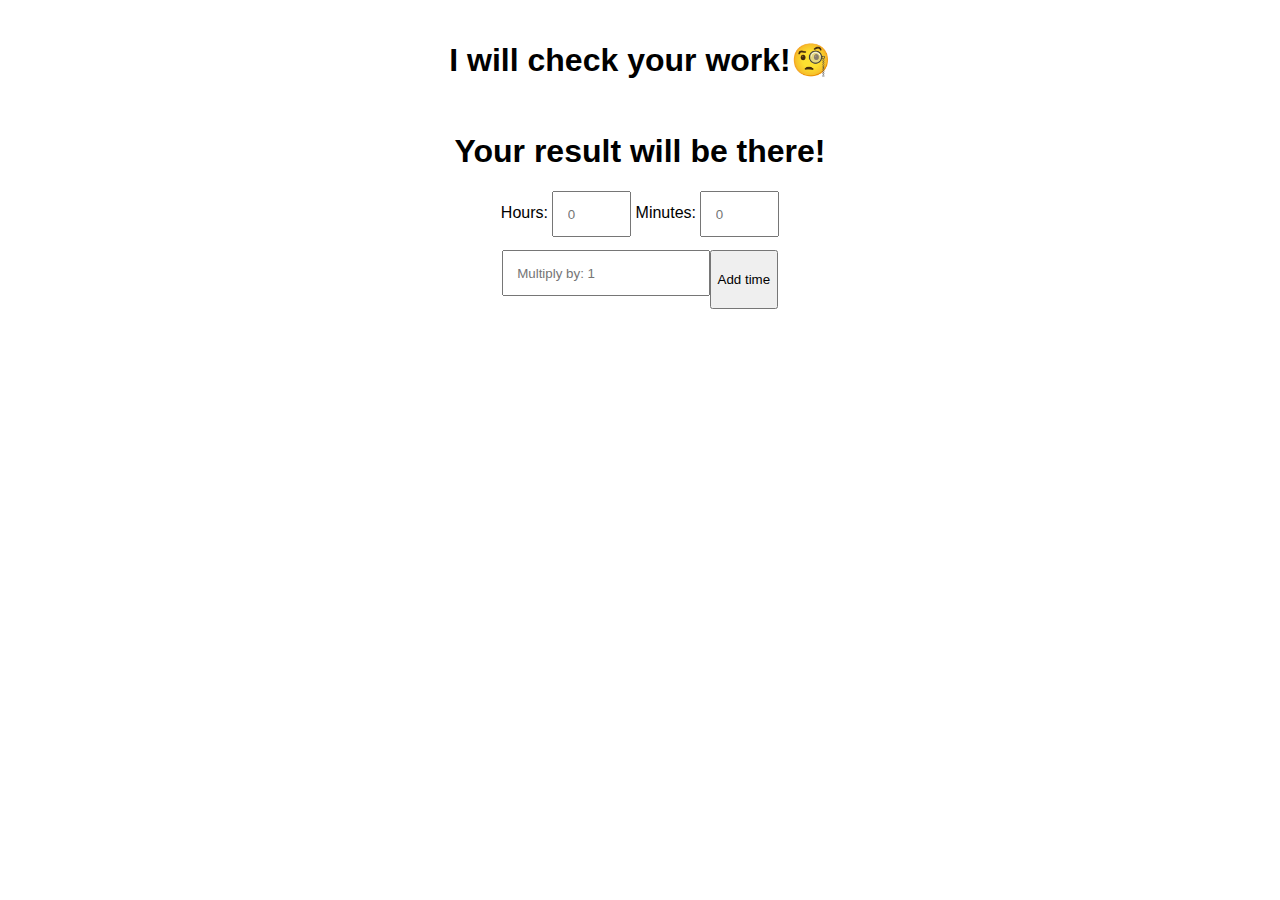
<file: html/time.html>
<!DOCTYPE html>
<html lang="en">
<head>
    <meta charset="UTF-8">
    <meta name="viewport" content="width=device-width, initial-scale=1.0">
    <title>Time Calculator</title>
    <link rel="icon" type="image/x-icon" href="../assets/favicon.ico">
    
    <link rel="stylesheet" href="../css/time.css">

    <script type="text/javascript" src="../js/localtime.js"></script>
</head>
<body>
  <h1 id="stars">I will check your work!🧐</h1>
  <h1 id="result">Your result will be there!</h1>
  <div id="timeInputs">
    <!-- Initial input for hours and minutes -->
    <div>
      <label for="hours">Hours:</label>
      <input type="number" class="time-input" id="time-input" min="0" max="24" placeholder="0">
      <label for="minutes">Minutes:</label>
      <input type="number" class="time-input" id="time-input" min="0" max="59" placeholder="0">
    </div>
  </div>
  <div style="display: flex;">
    <input type="number" id="multiplyFactor" min="0" placeholder="Multiply by: 1" oninput="calculateResult()">
    <button class="button-28" onclick="addTimeInput()">Add time</button>
  </div>

    <script>
        function addTimeInput() {
          // Create a new div for the time input
          const timeInputsDiv = document.getElementById('timeInputs');
          const newTimeInputDiv = document.createElement('div');
    
          // Add input fields for hours and minutes
          newTimeInputDiv.innerHTML = `
            <label for="hours">Hours:</label>
            <input type="number" class="time-input" id="time-input" min="0" placeholder="0">
            <label for="minutes">Minutes:</label>
            <input type="number" class="time-input" id="time-input" min="0" placeholder="0">
          `;
    
          // Append the new input to the container
          timeInputsDiv.appendChild(newTimeInputDiv);
    
          // Add event listener to the new inputs
          const inputs = newTimeInputDiv.querySelectorAll('.time-input');
          inputs.forEach(input => input.addEventListener('input', calculateResult));
        }
    
        function calculateResult() {
          // Get all input elements with class "time-input"
          const timeInputs = document.querySelectorAll('.time-input');
    
          // Initialize variables to store total hours and minutes
          let totalHours = 0;
          let totalMinutes = 0;
          let total = 0;
    
          // Loop through each time input and add up the values
          timeInputs.forEach(input => {
            const value = parseInt(input.value, 10);
            if (!isNaN(value)) {
              if (input.previousElementSibling.textContent === 'Hours:') {
                totalHours += value;
              } else if (input.previousElementSibling.textContent === 'Minutes:') {
                totalMinutes += value;
              }
            }
          });
    
          // Calculate the remaining hours and minutes from totalMinutes
          totalHours += Math.floor(totalMinutes / 60);
          totalMinutes = totalMinutes % 60;
          
          let timerTotalHours = totalHours;
          let timerTotalMinutes = totalMinutes;

          // Get the multiplication factor
          const multiplyFactor = parseFloat(document.getElementById('multiplyFactor').value) || 1;
    
          total = (totalMinutes/60 + totalHours) * multiplyFactor;
          // Multiply the total time by the factor
          totalHours *= multiplyFactor;
          totalMinutes *= multiplyFactor;
    
          // Calculate the remaining hours and minutes from totalMinutes after multiplication
          totalHours += Math.floor(totalMinutes / 60);
          totalMinutes = totalMinutes % 60;

          
          // Format the result
          const formattedResult = `${String(timerTotalHours).padStart(2, '0')}:${String(timerTotalMinutes).padStart(2, '0')}`;
          
          //Validate result
          let answer = '';
          if (total.toFixed(2) == 0) {
            answer = 'Ayoo, why you don\'t even try?';
          } else if (total.toFixed(2) < 50) {
            answer = 'Hope you still writing you data?';
          } else if (total.toFixed(2) < 100) {
            answer = 'Not bad but you can do better!';
          } else if (total.toFixed(2) < 150) {
            answer = 'Nice job! Now you can play BG3!';
          } else if (total.toFixed(2) < 200) {
            answer = 'Yay, hope you alive! Chill now!';
          } else if (total.toFixed(2) < 250) {
            answer = 'Wow! Awesome work, have a rest!!';
          } else {
            answer = 'WTF! That\'s awesome!!!!';
          }


          let star = ''
          if((Math.floor(total.toFixed(2) / 50)) >= 5) {
            star = '⭐'.repeat(5);
          } else if ((Math.floor(total.toFixed(2) / 50)) < 1) {
            star = '🤨'
          } else {
            star = '⭐'.repeat(Math.floor(total.toFixed(2) / 50));
          }
          answer = star + answer;

          // Display the result
          document.getElementById('stars').textContent = `${answer}`;
          document.getElementById('result').textContent = `Result: ${total.toFixed(2)} And time: ${formattedResult}`;
        }
    
        // Listen for input changes and recalculate the result
        const inputs = document.querySelectorAll('.time-input');
        inputs.forEach(input => input.addEventListener('input', calculateResult));
    
        // Listen for multiplication factor changes and recalculate the result
        document.getElementById('multiplyFactor').addEventListener('input', calculateResult);
      </script>

</body>
</html>
</file>
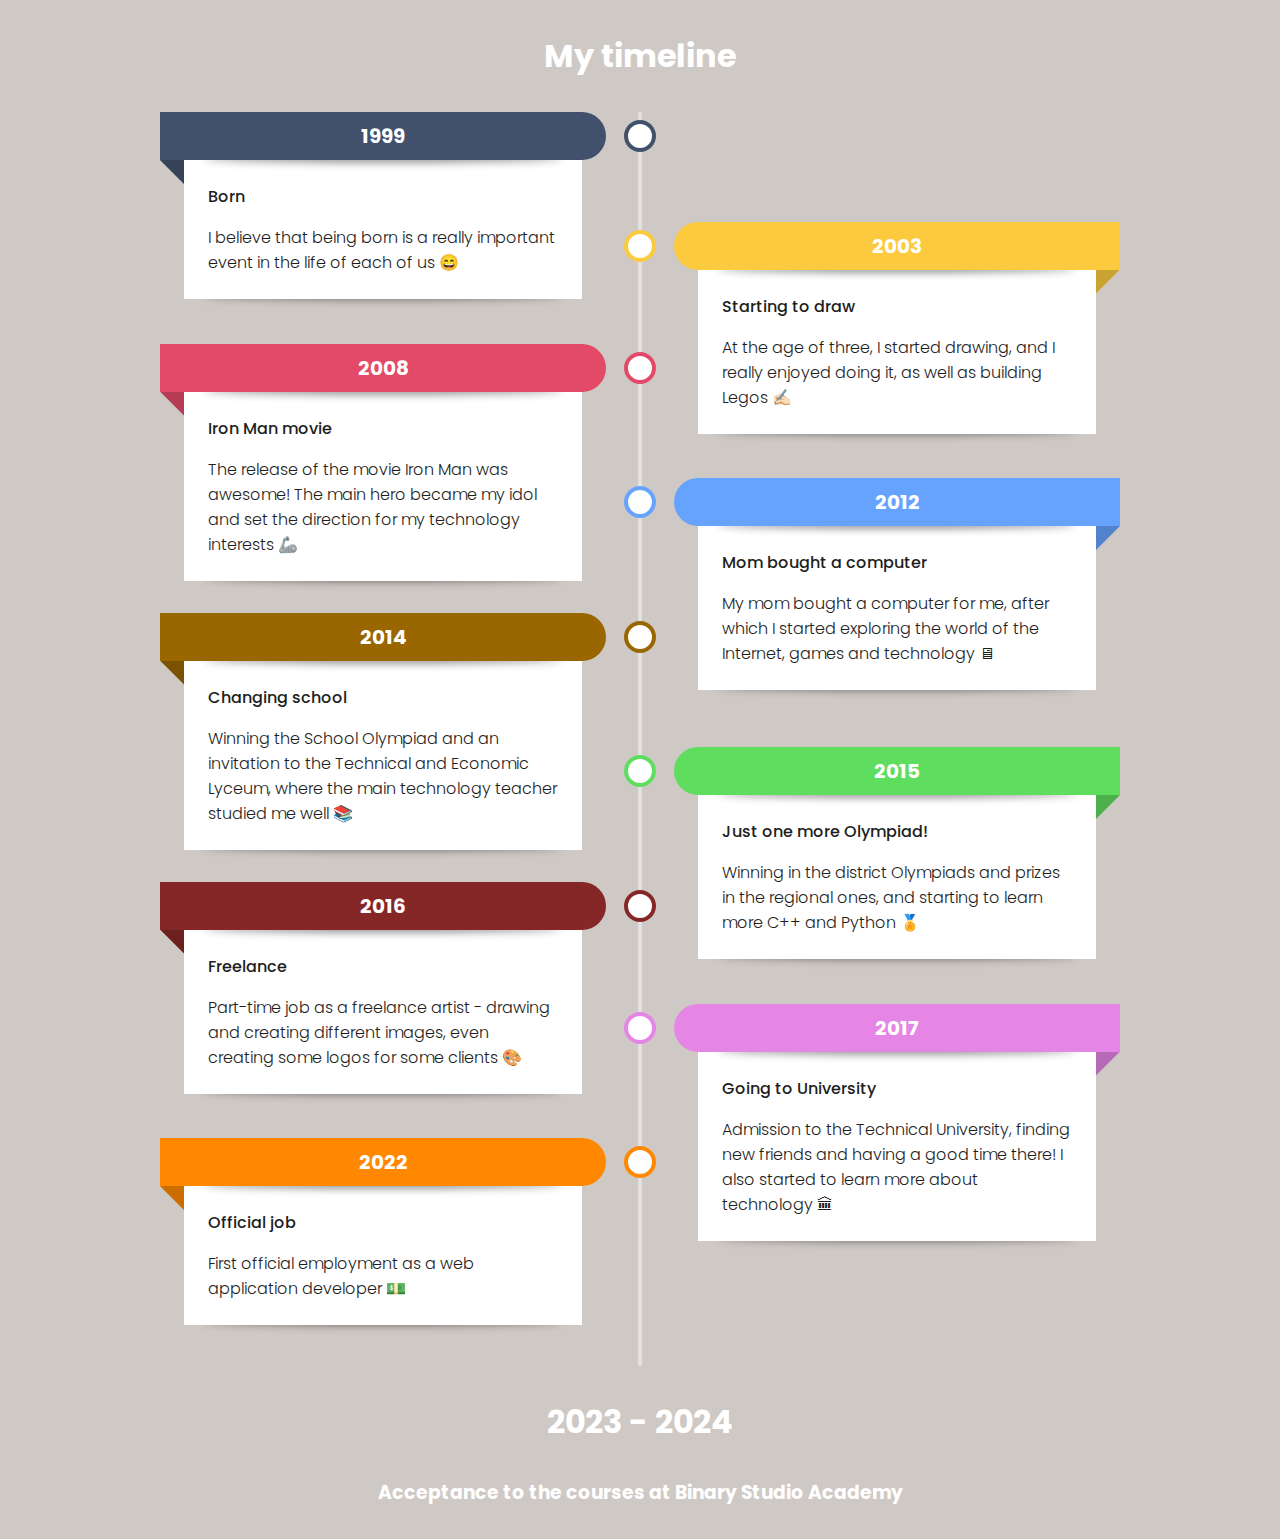
<file: html/timeline.html>
<!DOCTYPE html>
<html>
<link rel="stylesheet" href="../css/timeline.css" />

<meta name="viewport" content="width=device-width, initial-scale=1" />

<head>
    <meta charset="UTF-8" />
    <title>Timeline</title>
    <link rel="icon" type="image/x-icon" href="../assets/favicon.ico">
</head>

<body>

    <h1>My timeline</h1>
    <ul>
        <li style="--accent-color:#41516C">
            <div class="date">1999</div>
            <div class="title">Born</div>
            <div class="descr">I believe that being born is a really important event in the life of each of us 😄</div>
        </li>
        <li style="--accent-color:#FBCA3E">
            <div class="date">2003</div>
            <div class="title">Starting to draw</div>
            <div class="descr">At the age of three, I started drawing, and I really enjoyed doing it, as well as building Legos ✍🏻</div>
        </li>
        <li style="--accent-color:#E24A68">
            <div class="date">2008</div>
            <div class="title">Iron Man movie</div>
            <div class="descr">The release of the movie Iron Man was awesome! The main hero became my idol and set the direction for my technology interests 🦾</div>
        </li>
        <li style="--accent-color:#66a3ff">
            <div class="date">2012</div>
            <div class="title">Mom bought a computer</div>
            <div class="descr">My mom bought a computer for me, after which I started exploring the world of the Internet, games and technology 🖥</div>
        </li>
        <li style="--accent-color:#996600">
            <div class="date">2014</div>
            <div class="title">Changing school</div>
            <div class="descr">Winning the School Olympiad and an invitation to the Technical and Economic Lyceum, where the main technology teacher studied me well 📚</div>
        </li>
        <li style="--accent-color:#5fdd5f">
            <div class="date">2015</div>
            <div class="title">Just one more Olympiad!</div>
            <div class="descr">Winning in the district Olympiads and prizes in the regional ones, and starting to learn more C++ and Python 🏅</div>
        </li>
        <li style="--accent-color:#862727">
            <div class="date">2016</div>
            <div class="title">Freelance</div>
            <div class="descr">Part-time job as a freelance artist - drawing and creating different images, even creating some logos for some clients 🎨</div>
        </li>
        <li style="--accent-color:#e585e5">
            <div class="date">2017</div>
            <div class="title">Going to University</div>
            <div class="descr">Admission to the Technical University, finding new friends and having a good time there! I also started to learn more about technology 🏛</div>
        </li>
        <li style="--accent-color:#ff8800">
            <div class="date">2022</div>
            <div class="title">Official job</div>
            <div class="descr">First official employment as a web application developer 💵</div>
        </li>
    </ul>

    <h1 class="skills__header">2023 - 2024</h1>
    <h3 class="skills__header">Acceptance to the courses at Binary Studio Academy</h3>

</body>

</html>
</file>
<file: css/styles.css>
* {
    margin: 0;
    padding: 0;
    box-sizing: border-box;
}

body {
    font-family: Arial, Helvetica, sans-serif;
    line-height: 1.5;
    --primary-text-color: #131313;
    --secondary-text-color: #8b8b8b;
    --durability-text-color: #5e79a0ee;
    --icon-color: #9fccff;
    --border-color: #313435;
    --text-decoration-color: #7abfff;
}

.container {
    margin: 0 auto;
    padding: 0 30px;
    max-width: 900px;
}

.fh {
    display: flex;
    flex-direction: row;
    justify-content: space-between;
}

.fv {
    display: flex;
    flex-direction: column;
    justify-content: space-between;
}

.resume {
    background: linear-gradient(120deg, hsl(0, 0%, 100%), rgb(233, 232, 232));
    margin: 50px auto;
    border: 1px solid #bdbdbd;
    box-shadow: 1px 1px 7px 7px #bcbec4;
    padding: 30px 0;
    max-width: 900px;
}

.resume__block {
    border-bottom: 3px solid var(--border-color);
    padding-bottom: 30px;
    margin-bottom: 15px;
}

@media screen and (max-width: 576px) {
    .main-info,
    .contact_info_container {
        flex-direction: column;
    }
    .contact_info_container {
        align-items: center;
    }
    .contact-info__block:not(:last-child) {
        margin-bottom: 32px;
    }
    .experiences {
        margin-right: 0;
    }
}

.contact-info__header,
.contact-info__sub-header {
    text-align: center;
}

.contact-info__header {
    color: var(--primary-text-color);
    margin-bottom: 15px;
    text-decoration-color: var(--text-decoration-color);
    text-decoration-line: underline;
}

.contact-info__sub-header {
    color: var(--secondary-text-color);
    margin-bottom: 30px;
}

.contact-info__block {
    display: flex;
    flex-direction: column;
    justify-content: space-between;
}

.contact-info__block--center {
    justify-content: center;
}

.contact-info__item {
    color: var(--secondary-text-color);
    text-decoration: none;
    display: flex;
    justify-content: start;
}

.contact-info__item:not(:last-child) {
    margin-bottom: 20px;
}

.contact-info__item-icon-wrapper {
    margin-right: 10px;
    width: 20px;
    display: flex;
    justify-content: center;
}

.contact-info__item-icon path {
    fill: var(--icon-color);
}

.contact-info__item-icon {
    height: 1.1428rem;
    vertical-align: text-bottom;
}

.contact-info__avatar {
    border-radius: 50%;
    width: 150px;
    height: 150px;
    object-fit: cover;
    border: 5px solid;
    border-color: var(--text-decoration-color);
}

.intro {
    display: flex;
    justify-content: start;
}

.intro__icon-wrapper {
    margin-right: 30px;
    width: 30px;
    display: flex;
    justify-content: center;
}

.intro__icon {
    height: 1.1428rem;
    vertical-align: text-bottom;
}

.intro__icon path {
    fill: var(--text-decoration-color);
}

.intro_text {
    color: var(--secondary-text-color);
    text-align: justify;
}

.skills__header {
    color: var(--secondary-text-color);
    text-align: center;
    margin-bottom: 15px;
}

.skills__text {
    color: var(--secondary-text-color);
    text-align: justify;
}

.experiences {
    flex: 1 1 60%;
    margin-right: 50px;
}

.experiences__header {
    color: var(--secondary-text-color);
    text-align: left;
    margin-bottom: 20px;
}

.experiences__company-header-durability {
    color: var(--durability-text-color);
    text-align: left;
    margin-bottom: 10px;
    font-size: 15px;
}

.experiences__company-header-name {
    color: var(--primary-text-color);
    text-decoration-color: var(--text-decoration-color);
    text-decoration-line: underline;
    text-align: left;
    margin-bottom: 20px;
}

.experiences__company-project {
    margin-left: 15px;
    margin-bottom: 25px;
}

.experiences__company-project-role {
    color: var(--durability-text-color);
    text-align: left;
    margin-bottom: 10px;
    font-size: 15px;
}

.experiences__company-project-name {
    color: var(--primary-text-color);
    text-align: left;
    margin-bottom: 10px;
}

.experiences__company-project-responsibilities {
    color: var(--secondary-text-color);
    padding-left: 20px;
}

.additional-info {
    flex: 1 1 40%;
}

.additional-info__education {
    margin-bottom: 20px;
}

.additional-info__education-header {
    color: var(--secondary-text-color);
    text-align: left;
    margin-bottom: 20px;
}

.additional-info__education-university-durability {
    color: var(--durability-text-color);
    text-align: left;
    margin-bottom: 10px;
    font-size: 15px;
}

.additional-info__education-university-speciality {
    color: var(--primary-text-color);
    text-align: left;
    margin-bottom: 10px;
}

.additional-info__education-university-name {
    color: var(--secondary-text-color);
}

.additional-info__languages {
    margin-bottom: 20px;
}

.additional-info__languages-header {
    color: var(--secondary-text-color);
    text-align: left;
    margin-bottom: 20px;
}

.additional-info__languages-item {
    color: var(--secondary-text-color);
}
</file>
<file: css/card_style.css>
* {
    box-sizing: border-box;
}

body {
    margin: 0;
    padding: 0;
    display: grid;
    grid-template-rows: auto 1fr auto;
    min-block-size: 100vb;
    line-height: 1.5;
    font-size: 1.4rem;
    font-family: sans-serif;
    background: linear-gradient(120deg, hsl(0, 0%, 100%), hsl(218, 11%, 86%));
    color: hsl(0, 0%, 0%);
}

a {
    color: hsl(0, 0%, 4%);
    &:hover {
        color: hsl(212, 100%, 69%);
    }
}

.main {
    height: 100%;
    width: 100%;
    padding: 10rem;
    display: flex;
    justify-content: center;
    align-self: center;
    flex-wrap: wrap;
    row-gap: 1rem;
}

.card {
    --margin: 2rem;
    --padding: 2rem;
    --slant: 25%;
    margin-inline: 0;
    padding-inline: var(--padding);
    padding-inline: 0;
    display: block;
    inline-size: 100%;
    max-inline-size: 450px;
    min-inline-size: 400px;
    position: relative;
    inset-block-start: 0;
    overflow: hidden;
    background: hsl(214, 24%, 81%);
    transition: all 0.2s ease;
    clip-path: polygon( var(--slant) 0, 100% 0, calc(100% - var(--slant)) 100%, 0 100%);
    clip-path: polygon( calc(var(--slant) - var(--padding)) 0, 100% 0, calc(100% - var(--slant) + var(--padding)) 100%, 0 100%);
}

.card:hover {
    inset-block-start: -1rem;
    scale: 1.3;
}

.card__start,
.card__end {
    background: linear-gradient(120deg, hsl(223, 62%, 75%), rgb(107, 149, 197));
    block-size: 100%;
    inline-size: var(--slant);
}

.card__start {
    float: inline-start;
    clip-path: polygon(0 0, 100% 0, 0 100%);
    shape-outside: polygon(0 0, 100% 0, 0 100%);
    shape-outside: polygon(0 0, 100% 0, var(--padding) 100%, 0 100%);
    shape-margin: 0rem;
}

.card__end {
    float: inline-end;
    clip-path: polygon(100% 100%, 100% 0, 0 100%);
    shape-outside: polygon(100% 100%, 100% 0, 0 100%);
    shape-margin: 2rem;
    shape-outside: polygon( 100% 100%, 100% 0, calc(100% - var(--padding)) 0, 0 100%);
}

.card__content {
    margin: 0;
    padding: 0;
    padding-block-end: 2rem;
    font-size: 1rem;
    text-align: justify;
}

.card__title {
    margin-block: 2rem 0rem;
    color: hsl(0, 0%, 0%);
    line-height: 1.2;
    a {
        color: inherit;
        text-decoration: none;
    }
}

.card__image {
    margin-block: 0;
    margin-inline: calc(var(--margin) * -1);
    margin-inline: calc(var(--slant) * -1);
    padding: 0;
    display: inline;
    inline-size: calc(100% + (var(--margin) * 2));
    inline-size: 100%;
    block-size: 25rem;
    object-fit: cover;
    object-position: center;
}

.card__text {
    margin-block: 1rem 1.3rem;
    padding: 0;
}

@media (max-width: 700px) {
    .header {
        flex-direction: column;
    }
    .header__title {
        margin-block-end: 0;
    }
}
</file>
<file: styles.css>
* {
    margin: 0;
    padding: 0;
    box-sizing: border-box;
}

body {
    font-family: Arial, Helvetica, sans-serif;
    line-height: 1.5;
    --primary-text-color: #131313;
    --secondary-text-color: #8b8b8b;
    --durability-text-color: #5e79a0ee;
    --icon-color: #9fccff;
    --border-color: #313435;
    --text-decoration-color: #7abfff;
}

.container {
    margin: 0 auto;
    padding: 0 30px;
    max-width: 900px;
}

.fh {
    display: flex;
    flex-direction: row;
    justify-content: space-between;
}

.fv {
    display: flex;
    flex-direction: column;
    justify-content: space-between;
}

.resume {
    background: linear-gradient(120deg, hsl(0, 0%, 100%), rgb(233, 232, 232));
    margin: 50px auto;
    border: 1px solid #bdbdbd;
    box-shadow: 1px 1px 7px 7px #bcbec4;
    padding: 30px 0;
    max-width: 900px;
}

.resume__block {
    border-bottom: 3px solid var(--border-color);
    padding-bottom: 30px;
    margin-bottom: 15px;
}

@media screen and (max-width: 576px) {
    .main-info,
    .contact_info_container {
        flex-direction: column;
    }
    .contact_info_container {
        align-items: center;
    }
    .contact-info__block:not(:last-child) {
        margin-bottom: 32px;
    }
    .experiences {
        margin-right: 0;
    }
}

.contact-info__header,
.contact-info__sub-header {
    text-align: center;
}

.contact-info__header {
    color: var(--primary-text-color);
    margin-bottom: 15px;
    text-decoration-color: var(--text-decoration-color);
    text-decoration-line: underline;
}

.contact-info__sub-header {
    color: var(--secondary-text-color);
    margin-bottom: 30px;
}

.contact-info__block {
    display: flex;
    flex-direction: column;
    justify-content: space-between;
}

.contact-info__block--center {
    justify-content: center;
}

.contact-info__item {
    color: var(--secondary-text-color);
    text-decoration: none;
    display: flex;
    justify-content: start;
}

.contact-info__item:not(:last-child) {
    margin-bottom: 20px;
}

.contact-info__item-icon-wrapper {
    margin-right: 10px;
    width: 20px;
    display: flex;
    justify-content: center;
}

.contact-info__item-icon path {
    fill: var(--icon-color);
}

.contact-info__item-icon {
    height: 1.1428rem;
    vertical-align: text-bottom;
}

.contact-info__avatar {
    border-radius: 50%;
    width: 150px;
    height: 150px;
    object-fit: cover;
    border: 5px solid;
    border-color: var(--text-decoration-color);
}

.intro {
    display: flex;
    justify-content: start;
}

.intro__icon-wrapper {
    margin-right: 30px;
    width: 30px;
    display: flex;
    justify-content: center;
}

.intro__icon {
    height: 1.1428rem;
    vertical-align: text-bottom;
}

.intro__icon path {
    fill: var(--text-decoration-color);
}

.intro_text {
    color: var(--secondary-text-color);
    text-align: justify;
}

.skills__header {
    color: var(--secondary-text-color);
    text-align: center;
    margin-bottom: 15px;
}

.skills__text {
    color: var(--secondary-text-color);
    text-align: justify;
}

.experiences {
    flex: 1 1 60%;
    margin-right: 50px;
}

.experiences__header {
    color: var(--secondary-text-color);
    text-align: left;
    margin-bottom: 20px;
}

.experiences__company-header-durability {
    color: var(--durability-text-color);
    text-align: left;
    margin-bottom: 10px;
    font-size: 15px;
}

.experiences__company-header-name {
    color: var(--primary-text-color);
    text-decoration-color: var(--text-decoration-color);
    text-decoration-line: underline;
    text-align: left;
    margin-bottom: 20px;
}

.experiences__company-project {
    margin-left: 15px;
    margin-bottom: 25px;
}

.experiences__company-project-role {
    color: var(--durability-text-color);
    text-align: left;
    margin-bottom: 10px;
    font-size: 15px;
}

.experiences__company-project-name {
    color: var(--primary-text-color);
    text-align: left;
    margin-bottom: 10px;
}

.experiences__company-project-responsibilities {
    color: var(--secondary-text-color);
    padding-left: 20px;
}

.additional-info {
    flex: 1 1 40%;
}

.additional-info__education {
    margin-bottom: 20px;
}

.additional-info__education-header {
    color: var(--secondary-text-color);
    text-align: left;
    margin-bottom: 20px;
}

.additional-info__education-university-durability {
    color: var(--durability-text-color);
    text-align: left;
    margin-bottom: 10px;
    font-size: 15px;
}

.additional-info__education-university-speciality {
    color: var(--primary-text-color);
    text-align: left;
    margin-bottom: 10px;
}

.additional-info__education-university-name {
    color: var(--secondary-text-color);
}

.additional-info__languages {
    margin-bottom: 20px;
}

.additional-info__languages-header {
    color: var(--secondary-text-color);
    text-align: left;
    margin-bottom: 20px;
}

.additional-info__languages-item {
    color: var(--secondary-text-color);
}
</file>
<file: card_style.css>
* {
    box-sizing: border-box;
}

body {
    margin: 0;
    padding: 0;
    display: grid;
    grid-template-rows: auto 1fr auto;
    min-block-size: 100vb;
    line-height: 1.5;
    font-size: 1.4rem;
    font-family: sans-serif;
    background: linear-gradient(120deg, hsl(0, 0%, 100%), hsl(218, 11%, 86%));
    color: hsl(0, 0%, 0%);
}

a {
    color: hsl(0, 0%, 4%);
    &:hover {
        color: hsl(212, 100%, 69%);
    }
}

.main {
    height: 100%;
    width: 100%;
    padding: 10rem;
    display: flex;
    justify-content: center;
    align-self: center;
    flex-wrap: wrap;
    row-gap: 1rem;
}

.card {
    --margin: 2rem;
    --padding: 2rem;
    --slant: 25%;
    margin-inline: 0;
    padding-inline: var(--padding);
    padding-inline: 0;
    display: block;
    inline-size: 100%;
    max-inline-size: 450px;
    min-inline-size: 400px;
    position: relative;
    inset-block-start: 0;
    overflow: hidden;
    background: hsl(214, 24%, 81%);
    transition: all 0.2s ease;
    clip-path: polygon( var(--slant) 0, 100% 0, calc(100% - var(--slant)) 100%, 0 100%);
    clip-path: polygon( calc(var(--slant) - var(--padding)) 0, 100% 0, calc(100% - var(--slant) + var(--padding)) 100%, 0 100%);
}

.card:hover {
    inset-block-start: -1rem;
    scale: 1.3;
}

.card__start,
.card__end {
    background: linear-gradient(120deg, hsl(223, 62%, 75%), rgb(107, 149, 197));
    block-size: 100%;
    inline-size: var(--slant);
}

.card__start {
    float: inline-start;
    clip-path: polygon(0 0, 100% 0, 0 100%);
    shape-outside: polygon(0 0, 100% 0, 0 100%);
    shape-outside: polygon(0 0, 100% 0, var(--padding) 100%, 0 100%);
    shape-margin: 0rem;
}

.card__end {
    float: inline-end;
    clip-path: polygon(100% 100%, 100% 0, 0 100%);
    shape-outside: polygon(100% 100%, 100% 0, 0 100%);
    shape-margin: 2rem;
    shape-outside: polygon( 100% 100%, 100% 0, calc(100% - var(--padding)) 0, 0 100%);
}

.card__content {
    margin: 0;
    padding: 0;
    padding-block-end: 2rem;
    font-size: 1rem;
    text-align: justify;
}

.card__title {
    margin-block: 2rem 0rem;
    color: hsl(0, 0%, 0%);
    line-height: 1.2;
    a {
        color: inherit;
        text-decoration: none;
    }
}

.card__image {
    margin-block: 0;
    margin-inline: calc(var(--margin) * -1);
    margin-inline: calc(var(--slant) * -1);
    padding: 0;
    display: inline;
    inline-size: calc(100% + (var(--margin) * 2));
    inline-size: 100%;
    block-size: 25rem;
    object-fit: cover;
    object-position: center;
}

.card__text {
    margin-block: 1rem 1.3rem;
    padding: 0;
}

@media (max-width: 700px) {
    .header {
        flex-direction: column;
    }
    .header__title {
        margin-block-end: 0;
    }
}
</file>
<file: galery.css>
body {
    margin: 0;
    padding: 0;
    display: grid;
    grid-template-rows: auto 1fr auto;
    min-block-size: 100vb;
    line-height: 1.5;
    font-size: 1.5rem;
    font-family: sans-serif;
    background: linear-gradient(120deg, hsl(0, 0%, 9%), hsl(0, 0%, 0%));
}

#carousel {
    overflow-x: auto;
    white-space: nowrap;
    display: flex;
    flex-direction: column;
}


/* For Safari 11, Chrome 69+ */

#carousel.snap {
    flex-direction: column;
    scroll-snap-type: y mandatory;
    -webkit-overflow-scrolling: touch;
    /* Needed to work on iOS Safari */
}

#carousel.snap>div {
    scroll-snap-align: center;
}


/* For Firefox, Edge, IE */

#carousel.snap {
    scroll-snap-points-x: initial;
    -ms-scroll-snap-points-x: initial;
    scroll-snap-points-y: repeat(100%);
    -ms-scroll-snap-points-y: repeat(100%);
}

html,
body {
    height: 100%;
    margin: 0;
    padding: 0;
}

#carousel {
    position: relative;
    width: 100%;
    height: 100%;
}

#carousel>div {
    min-width: 100%;
    min-height: 100%;
    display: flex;
    justify-content: center;
    align-items: center;
    text-align: center;
    color: #fff;
    font-size: 20px;
}

#carousel-1 {
    background-color: #8a6f4d;
}

#carousel-2 {
    background-color: #e09957;
}

#carousel-3 {
    background-color: #4e2f2f;
}

#carousel-4 {
    background-color: #487463;
}

#carousel-5 {
    background-color: #6e293a;
}

#carousel-6 {
    background-color: #c8afda;
}

#carousel-7 {
    background-color: #879299;
}

#carousel-8 {
    background-color: #3e5a4a;
}

#carousel-9 {
    background-color: #4c5e68;
}

#carousel-10 {
    background-color: #572926;
}

div.gallery {
    margin: 15px;
    float: left;
    width: 50%;
}

div.gallery img {
    height: auto;
    border: 0.2em solid;
    border-radius: 2em;
    border-color: #f0f0f0;
}

div.desc {
    padding: 0.1em;
    text-align: center;
}
</file>
<file: timeline.css>
@import url("https://fonts.googleapis.com/css2?family=Poppins:wght@300;500;700&display=swap");
*,
*::before,
*::after {
    margin: 0;
    padding: 0;
    box-sizing: border-box;
}

body {
    --color: rgba(30, 30, 30);
    --bgColor: rgb(207, 201, 197);
    min-height: 100vh;
    display: grid;
    align-content: center;
    gap: 2rem;
    padding: 2rem;
    font-family: "Poppins", sans-serif;
    color: var(--color);
    background: var(--bgColor);
}

h1 {
    text-align: center;
    color: rgb(255, 255, 255);
}

h3 {
    text-align: center;
    color: rgb(255, 255, 255);
}

ul {
    --col-gap: 2rem;
    --row-gap: 2rem;
    --line-w: 0.25rem;
    --bgColor: rgb(255, 255, 255);
    display: grid;
    grid-template-columns: var(--line-w) 1fr;
    grid-auto-columns: max-content;
    column-gap: var(--col-gap);
    list-style: none;
    width: min(60rem, 90%);
    margin-inline: auto;
}


/* line */

ul::before {
    content: "";
    grid-column: 1;
    grid-row: 1 / span 20;
    background: rgb(225, 225, 225);
    border-radius: calc(var(--line-w) / 2);
}


/* columns*/


/* row gaps */

ul li:not(:last-child) {
    margin-bottom: var(--row-gap);
}


/* card */

ul li {
    grid-column: 2;
    --inlineP: 1.5rem;
    margin-inline: var(--inlineP);
    grid-row: span 2;
    display: grid;
    grid-template-rows: min-content min-content min-content;
}


/* date */

ul li .date {
    --dateH: 3rem;
    height: var(--dateH);
    margin-inline: calc(var(--inlineP) * -1);
    text-align: center;
    background-color: var(--accent-color);
    color: white;
    font-size: 1.25rem;
    font-weight: 700;
    display: grid;
    place-content: center;
    position: relative;
    border-radius: calc(var(--dateH) / 2) 0 0 calc(var(--dateH) / 2);
}


/* date flap */

ul li .date::before {
    content: "";
    width: var(--inlineP);
    aspect-ratio: 1;
    background: var(--accent-color);
    background-image: linear-gradient(rgba(0, 0, 0, 0.2) 100%, transparent);
    position: absolute;
    top: 100%;
    clip-path: polygon(0 0, 100% 0, 0 100%);
    right: 0;
}


/* circle */

ul li .date::after {
    content: "";
    position: absolute;
    width: 2rem;
    aspect-ratio: 1;
    background: var(--bgColor);
    border: 0.3rem solid var(--accent-color);
    border-radius: 50%;
    top: 50%;
    transform: translate(50%, -50%);
    right: calc(100% + var(--col-gap) + var(--line-w) / 2);
}


/* title descr */

ul li .title,
ul li .descr {
    background: var(--bgColor);
    position: relative;
    padding-inline: 1.5rem;
}

ul li .title {
    overflow: hidden;
    padding-block-start: 1.5rem;
    padding-block-end: 1rem;
    font-weight: 500;
}

ul li .descr {
    padding-block-end: 1.5rem;
    font-weight: 300;
}


/* shadows */

ul li .title::before,
ul li .descr::before {
    content: "";
    position: absolute;
    width: 90%;
    height: 0.5rem;
    background: rgba(0, 0, 0, 0.5);
    left: 50%;
    border-radius: 50%;
    filter: blur(4px);
    transform: translate(-50%, 50%);
}

ul li .title::before {
    bottom: calc(100% + 0.125rem);
}

ul li .descr::before {
    z-index: -1;
    bottom: 0.25rem;
}

@media (min-width: 40rem) {
    ul {
        grid-template-columns: 1fr var(--line-w) 1fr;
    }
    ul::before {
        grid-column: 2;
    }
    ul li:nth-child(odd) {
        grid-column: 1;
    }
    ul li:nth-child(even) {
        grid-column: 3;
    }
    /* start second card */
    ul li:nth-child(2) {
        grid-row: 2/4;
    }
    ul li:nth-child(odd) .date::before {
        clip-path: polygon(0 0, 100% 0, 100% 100%);
        left: 0;
    }
    ul li:nth-child(odd) .date::after {
        transform: translate(-50%, -50%);
        left: calc(100% + var(--col-gap) + var(--line-w) / 2);
    }
    ul li:nth-child(odd) .date {
        border-radius: 0 calc(var(--dateH) / 2) calc(var(--dateH) / 2) 0;
    }
}

.credits {
    margin-top: 1rem;
    text-align: right;
}

.credits a {
    color: var(--color);
}
</file>
<file: css/galery.css>
body {
    margin: 0;
    padding: 0;
    display: grid;
    grid-template-rows: auto 1fr auto;
    min-block-size: 100vb;
    line-height: 1.5;
    font-size: 1.5rem;
    font-family: sans-serif;
    background: linear-gradient(120deg, hsl(0, 0%, 9%), hsl(0, 0%, 0%));
}

#carousel {
    overflow-x: auto;
    white-space: nowrap;
    display: flex;
    flex-direction: column;
}


/* For Safari 11, Chrome 69+ */

#carousel.snap {
    flex-direction: column;
    scroll-snap-type: y mandatory;
    -webkit-overflow-scrolling: touch;
    /* Needed to work on iOS Safari */
}

#carousel.snap>div {
    scroll-snap-align: center;
}


/* For Firefox, Edge, IE */

#carousel.snap {
    scroll-snap-points-x: initial;
    -ms-scroll-snap-points-x: initial;
    scroll-snap-points-y: repeat(100%);
    -ms-scroll-snap-points-y: repeat(100%);
}

html,
body {
    height: 100%;
    margin: 0;
    padding: 0;
}

#carousel {
    position: relative;
    width: 100%;
    height: 100%;
}

#carousel>div {
    min-width: 100%;
    min-height: 100%;
    display: flex;
    justify-content: center;
    align-items: center;
    text-align: center;
    color: #fff;
    font-size: 20px;
}

#carousel-1 {
    background-color: #8a6f4d;
}

#carousel-2 {
    background-color: #e09957;
}

#carousel-3 {
    background-color: #4e2f2f;
}

#carousel-4 {
    background-color: #487463;
}

#carousel-5 {
    background-color: #6e293a;
}

#carousel-6 {
    background-color: #c8afda;
}

#carousel-7 {
    background-color: #879299;
}

#carousel-8 {
    background-color: #3e5a4a;
}

#carousel-9 {
    background-color: #4c5e68;
}

#carousel-10 {
    background-color: #572926;
}

div.gallery {
    margin: 15px;
    float: left;
    width: 50%;
}

div.gallery img {
    height: auto;
    border: 0.2em solid;
    border-radius: 2em;
    border-color: #f0f0f0;
}

div.desc {
    padding: 0.1em;
    text-align: center;
}
</file>
<file: css/time.css>
body {
  font-family: Arial, sans-serif;
  display: flex;
  flex-direction: column;
  align-items: center;
  margin: 20px;
}

input {
  padding: 1em;
  margin-bottom: 1em;
}

#result {
  font-weight: bold;
  margin-top: 1em;
}
</file>
<file: css/timeline.css>
@import url("https://fonts.googleapis.com/css2?family=Poppins:wght@300;500;700&display=swap");
*,
*::before,
*::after {
    margin: 0;
    padding: 0;
    box-sizing: border-box;
}

body {
    --color: rgba(30, 30, 30);
    --bgColor: rgb(207, 201, 197);
    min-height: 100vh;
    display: grid;
    align-content: center;
    gap: 2rem;
    padding: 2rem;
    font-family: "Poppins", sans-serif;
    color: var(--color);
    background: var(--bgColor);
}

h1 {
    text-align: center;
    color: rgb(255, 255, 255);
}

h3 {
    text-align: center;
    color: rgb(255, 255, 255);
}

ul {
    --col-gap: 2rem;
    --row-gap: 2rem;
    --line-w: 0.25rem;
    --bgColor: rgb(255, 255, 255);
    display: grid;
    grid-template-columns: var(--line-w) 1fr;
    grid-auto-columns: max-content;
    column-gap: var(--col-gap);
    list-style: none;
    width: min(60rem, 90%);
    margin-inline: auto;
}


/* line */

ul::before {
    content: "";
    grid-column: 1;
    grid-row: 1 / span 20;
    background: rgb(225, 225, 225);
    border-radius: calc(var(--line-w) / 2);
}


/* columns*/


/* row gaps */

ul li:not(:last-child) {
    margin-bottom: var(--row-gap);
}


/* card */

ul li {
    grid-column: 2;
    --inlineP: 1.5rem;
    margin-inline: var(--inlineP);
    grid-row: span 2;
    display: grid;
    grid-template-rows: min-content min-content min-content;
}


/* date */

ul li .date {
    --dateH: 3rem;
    height: var(--dateH);
    margin-inline: calc(var(--inlineP) * -1);
    text-align: center;
    background-color: var(--accent-color);
    color: white;
    font-size: 1.25rem;
    font-weight: 700;
    display: grid;
    place-content: center;
    position: relative;
    border-radius: calc(var(--dateH) / 2) 0 0 calc(var(--dateH) / 2);
}


/* date flap */

ul li .date::before {
    content: "";
    width: var(--inlineP);
    aspect-ratio: 1;
    background: var(--accent-color);
    background-image: linear-gradient(rgba(0, 0, 0, 0.2) 100%, transparent);
    position: absolute;
    top: 100%;
    clip-path: polygon(0 0, 100% 0, 0 100%);
    right: 0;
}


/* circle */

ul li .date::after {
    content: "";
    position: absolute;
    width: 2rem;
    aspect-ratio: 1;
    background: var(--bgColor);
    border: 0.3rem solid var(--accent-color);
    border-radius: 50%;
    top: 50%;
    transform: translate(50%, -50%);
    right: calc(100% + var(--col-gap) + var(--line-w) / 2);
}


/* title descr */

ul li .title,
ul li .descr {
    background: var(--bgColor);
    position: relative;
    padding-inline: 1.5rem;
}

ul li .title {
    overflow: hidden;
    padding-block-start: 1.5rem;
    padding-block-end: 1rem;
    font-weight: 500;
}

ul li .descr {
    padding-block-end: 1.5rem;
    font-weight: 300;
}


/* shadows */

ul li .title::before,
ul li .descr::before {
    content: "";
    position: absolute;
    width: 90%;
    height: 0.5rem;
    background: rgba(0, 0, 0, 0.5);
    left: 50%;
    border-radius: 50%;
    filter: blur(4px);
    transform: translate(-50%, 50%);
}

ul li .title::before {
    bottom: calc(100% + 0.125rem);
}

ul li .descr::before {
    z-index: -1;
    bottom: 0.25rem;
}

@media (min-width: 40rem) {
    ul {
        grid-template-columns: 1fr var(--line-w) 1fr;
    }
    ul::before {
        grid-column: 2;
    }
    ul li:nth-child(odd) {
        grid-column: 1;
    }
    ul li:nth-child(even) {
        grid-column: 3;
    }
    /* start second card */
    ul li:nth-child(2) {
        grid-row: 2/4;
    }
    ul li:nth-child(odd) .date::before {
        clip-path: polygon(0 0, 100% 0, 100% 100%);
        left: 0;
    }
    ul li:nth-child(odd) .date::after {
        transform: translate(-50%, -50%);
        left: calc(100% + var(--col-gap) + var(--line-w) / 2);
    }
    ul li:nth-child(odd) .date {
        border-radius: 0 calc(var(--dateH) / 2) calc(var(--dateH) / 2) 0;
    }
}

.credits {
    margin-top: 1rem;
    text-align: right;
}

.credits a {
    color: var(--color);
}
</file>
